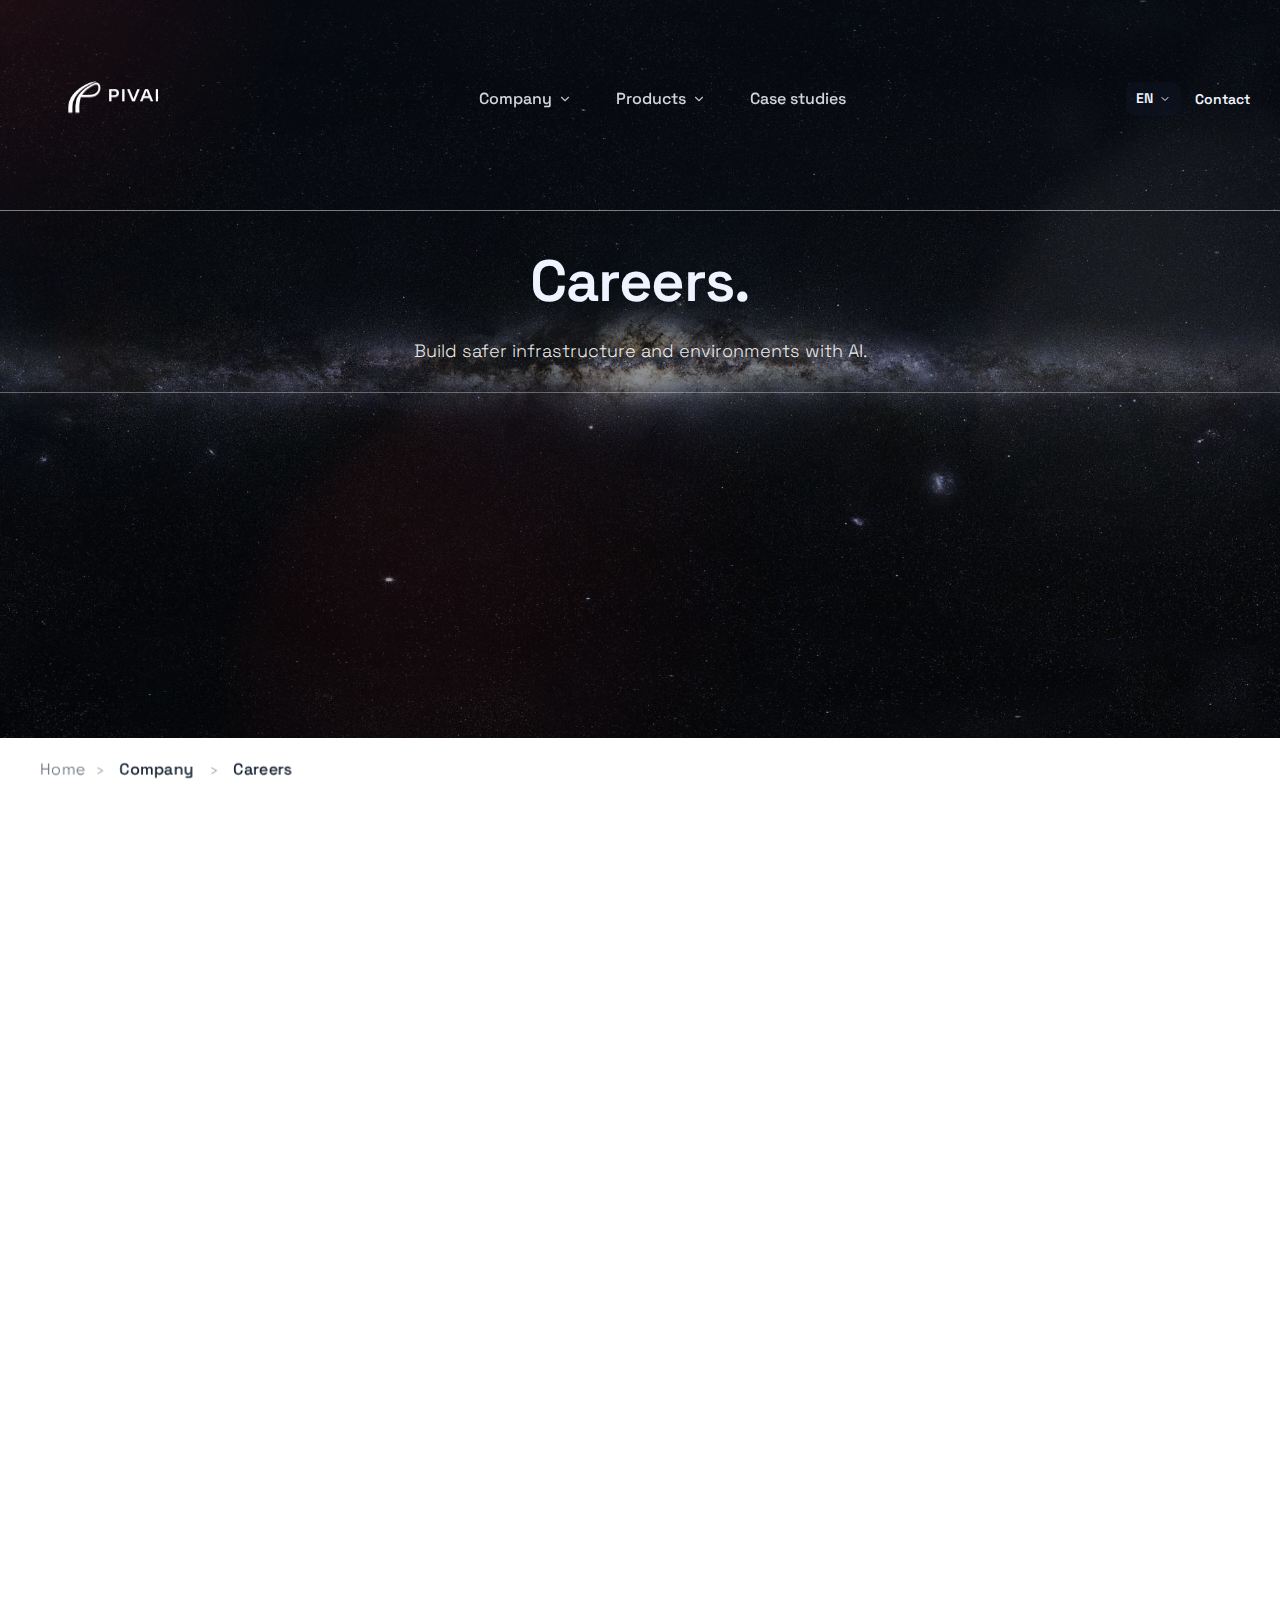
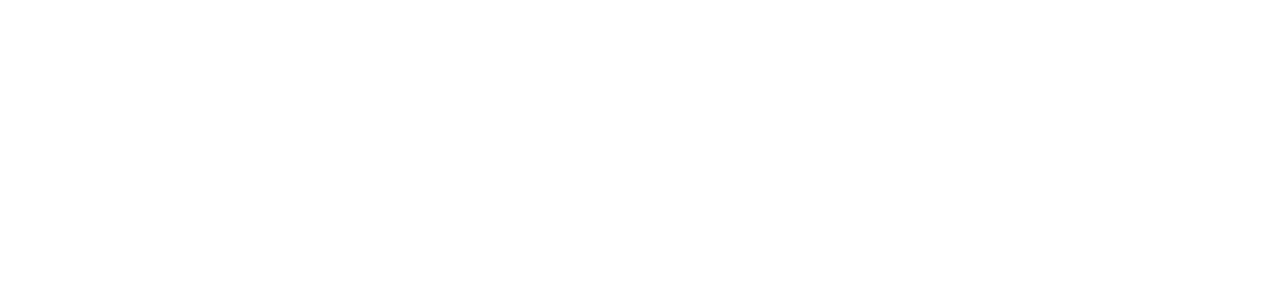
<file: careers.html>
<!doctype html>
<html lang="en">

<head>
    <meta charset="utf-8" />
    <meta name="viewport" content="width=device-width, initial-scale=1" />
    <title>Careers | Pivai</title>

    <link rel="preconnect" href="https://fonts.gstatic.com" crossorigin>
    <link href="https://fonts.googleapis.com/css2?family=Plus+Jakarta+Sans:wght@200;300;400;600&display=swap"
        rel="stylesheet">
    <link href="https://fonts.googleapis.com/css2?family=Manrope:wght@200;300;400;500&display=swap" rel="stylesheet">
    <link href="https://fonts.googleapis.com/css2?family=Space+Grotesk:wght@300;400;500;600&display=swap"
        rel="stylesheet">
    <link href="https://fonts.googleapis.com/css2?family=Urbanist:wght@200;300;400;500;600&display=swap"
        rel="stylesheet">

    <link rel="stylesheet" href="https://cdnjs.cloudflare.com/ajax/libs/font-awesome/6.4.2/css/all.min.css">
    <link rel="stylesheet" href="styles.css" />
    <link rel="stylesheet" href="about.css" />
    <link rel="stylesheet" href="contact.css" />
    <link rel="stylesheet" href="news.css" />
    <link rel="stylesheet" href="careers.css" />
</head>

<body>
    <!-- HEADER -->
    <header class="site-header" role="banner">
        <div class="header-grid" id="headerGrid">
            <!-- Logo -->
            <a class="brand" href="index.html" aria-label="PivaiTech home">
                <img src="images/pivailogo.png" alt="PivaiTech logo" />
            </a>

            <!-- NAV -->
            <nav class="primary-nav" role="navigation" aria-label="Main Navigation">
                <ul class="menu" role="menubar">
                    <!-- COMPANY -->
                    <li class="menu-item mega" role="none">
                        <button class="dropdown-toggle" role="menuitem" aria-haspopup="true" aria-expanded="false">
                            <span class="label">Company</span>
                            <svg class="chevron" width="14" height="14" viewBox="0 0 24 24" aria-hidden="true">
                                <path d="M6 9l6 6 6-6" fill="none" stroke="currentColor" stroke-width="2"
                                    stroke-linecap="round" stroke-linejoin="round" />
                            </svg>
                        </button>

                        <div class="mega-panel" role="menu" aria-label="Company">
                            <div class="mega3">
                                <div class="col intro">
                                    <h3>Company</h3>
                                    <p>Pioneering AI-powered infrastructure with a global vision.</p>
                                </div>

                                <div class="col links">
                                    <a class="mega-link is-active" href="about.html"
                                        data-preview-img="images/company.png" data-preview-title="About Us"
                                        data-preview-desc="Who we are, what we do, and how we build.">About
                                        Us</a>

                                    <a class="mega-link" href="team.html" data-preview-img="images/team.png"
                                        data-preview-title="Our people"
                                        data-preview-desc="Meet the leadership and the builders behind PivaiTech.">Our
                                        Team</a>

                                    <a class="mega-link" href="news.html" data-preview-img="images/conference.png"
                                        data-preview-title="News & Events"
                                        data-preview-desc="Discover the latest announcements and where to meet us.">News
                                        & Events</a>

                                    <a class="mega-link" href="careers.html" data-preview-img="images/careers.png"
                                        data-preview-title="Careers"
                                        data-preview-desc="Help us design the next decade of intelligent infrastructure.">Careers</a>
                                </div>

                                <div class="col preview">
                                    <figure>
                                        <img src="images/company.png" alt="Horizon Building">
                                        <figcaption>
                                            <h4>About Us</h4>
                                            <p>Who we are, what we do, and how we build.</p>
                                        </figcaption>
                                    </figure>
                                </div>
                            </div>
                        </div>
                    </li>

                    <!-- PRODUCTS -->
                    <li class="menu-item mega" role="none">
                        <button class="dropdown-toggle" role="menuitem" aria-haspopup="true" aria-expanded="false">
                            <span class="label">Products</span>
                            <svg class="chevron" width="14" height="14" viewBox="0 0 24 24" aria-hidden="true">
                                <path d="M6 9l6 6 6-6" fill="none" stroke="currentColor" stroke-width="2"
                                    stroke-linecap="round" stroke-linejoin="round" />
                            </svg>
                        </button>

                        <div class="mega-panel" role="menu" aria-label="Products">
                            <div class="mega3">
                                <div class="col intro">
                                    <h3>Products</h3>
                                    <p>Innovative AI solutions that redefine accuracy and control.</p>
                                </div>

                                <div class="col links">
                                    <a class="mega-link is-active" href="roadmap.html"
                                        data-preview-img="images/Roadmap.jpeg" data-preview-title="Roadmap"
                                        data-preview-desc="Advanced AI-powered navigation and route intelligence.">Roadmap</a>

                                    <a class="mega-link" href="signmap.html" data-preview-img="images/sign3.png"
                                        data-preview-title="Signmap"
                                        data-preview-desc="Real-time road sign detection and classification with precision vision.">Signmap</a>
                                </div>

                                <div class="col preview">
                                    <figure>
                                        <img src="images/Roadmap.jpeg" alt="">
                                        <figcaption>
                                            <h4>Roadmap</h4>
                                            <p>Advanced AI-powered navigation and route intelligence.</p>
                                        </figcaption>
                                    </figure>
                                </div>
                            </div>
                        </div>
                    </li>

                    <!-- CASE STUDIES -->
                    <li class="menu-item" role="none">
                        <a class="dropdown-toggle" href="case-studies.html" role="menuitem">
                            <span class="label">Case studies</span>
                        </a>
                    </li>
                </ul>
            </nav>

            <!-- Right controls -->
            <div class="right-controls">
                <div class="lang dropdown">
                    <button class="lang-toggle" aria-haspopup="true" aria-expanded="false" aria-label="Select language">
                        <span class="code">EN</span>
                        <svg class="chevron" width="12" height="12" viewBox="0 0 24 24" aria-hidden="true">
                            <path d="M6 9l6 6 6-6" fill="none" stroke="currentColor" stroke-width="2"
                                stroke-linecap="round" stroke-linejoin="round" />
                        </svg>
                    </button>
                    <ul class="lang-menu" role="menu">
                        <li role="none"><button role="menuitem" data-lang="FR">FR</button></li>
                        <li role="none"><button role="menuitem" data-lang="DE">DE</button></li>
                        <li role="none"><button role="menuitem" data-lang="ES">ES</button></li>
                        <li role="none"><button role="menuitem" data-lang="IT">IT</button></li>
                    </ul>
                </div>

                <a class="btn ghost" href="contact.html">Contact</a>
            </div>
        </div>

        <div class="rule rule-header"></div>

        <!-- Tagline block -->
        <div class="tagline c-tagline">
            <div class="tagline-inner c-tagline-inner">
                <h1 class="c-title">Careers.</h1>
                <p class="cr-subtitle">Build safer infrastructure and environments with AI.</p>
            </div>
        </div>

        <div class="rule rule-tagline"></div>
    </header>

    <!-- HERO background -->
    <section class="hero" aria-label="Careers hero background">
        <div class="overlay" aria-hidden="true"></div>
        <div class="cr-bg-orbs" aria-hidden="true"><span></span><span></span><span></span></div>
    </section>

    <!-- MAIN -->
    <main>
        <!-- Breadcrumb -->
        <nav class="breadcrumb" aria-label="Breadcrumb" data-reveal>
            <a href="index.html">Home</a>
            <span>›</span>
            <span class="current">Company</span>
            <span>›</span>
            <span class="current">Careers</span>
        </nav>

        <!-- Careers content -->
        <section class="careers-wrap" id="careers" data-reveal>
            <header class="careers-head" data-reveal>
                <p class="lede">
                    We’re growing a team that’s passionate about building safer infrastructure and environments with AI.
                    At PIVAI, we move fast, think big, and care deeply about real-world impact. From sensing and
                    computer
                    vision to robotics and AI innovation, we’re tackling hard problems that matter. If you’re excited by
                    bold
                    ideas, hands-on challenges, and shaping the future of intelligent safety - stay tuned for upcoming
                    opportunities.
                </p>

                <div class="careers-ctas" data-reveal>
                    <a class="cr-btn" href="contact.html">Get in touch</a>
                    <a class="cr-btn ghost" href="https://www.linkedin.com/in/christopher-tom-papageorgiou-4598901a4"
                        target="_blank" rel="noopener">Follow on LinkedIn</a>
                </div>
            </header>

            <!-- Open Roles -->
            <section class="careers-roles" data-reveal>
                <header class="careers-roles__head">
                    <div class="careers-roles__title">
                        <h2>Open Roles</h2>
                        <span class="divider-short" aria-hidden="true"></span>
                        <p>Explore Opportunities Below</p>
                    </div>
                </header>

                <div class="careers-placeholder is-visible" data-reveal>
                    <div class="cr-tba">
                        <p class="tba">TBA — Positions coming soon.</p>
                    </div>
                </div>
            </section>
        </section>
    </main>

    <!-- Footer (keep your existing footer as-is) -->
    <footer class="footer" data-reveal>
        <div class="footer-top">
            <div>
                <h4>Subscribe</h4>
                <p>Subscribe to our newsletter for updates.</p>
                <a href="subscribe.html" class="btn">Subscribe</a>
            </div>

            <div>
                <h4>Company</h4>
                <ul>
                    <li><a href="about.html">About Us</a></li>
                    <li><a href="team.html">Our Team</a></li>
                    <li><a href="news.html">News & Events</a></li>
                    <li><a href="careers.html">Careers</a></li>
                </ul>
            </div>

            <div>
                <h4>Products</h4>
                <ul>
                    <li><a href="roadmap.html">RoadMap</a></li>
                    <li><a href="signmap.html">SignMap</a></li>
                </ul>
            </div>

            <div>
                <h4>Case Studies</h4>
                <ul>
                    <li><a href="case-studies.html">Explore Projects</a></li>
                    <li><a href="case-studies.html">Road Inspection Data</a></li>
                </ul>
            </div>
        </div>

        <div class="footer-bottom">
            <div class="footer-col logo-col">
                <a href="index.html" aria-label="PivaiTech home">
                    <img src="images/pivailogo.png" alt="PivaiTech Logo">
                </a>
            </div>

            <div class="footer-col text-col">
                <p>&copy; 2025 Pivai. All rights reserved.</p>
            </div>

            <div class="footer-col social-col" aria-label="Social links">
                <a href="#"><i class="fab fa-linkedin"></i></a>
                <a href="#"><i class="fab fa-youtube"></i></a>
                <a href="#"><i class="fab fa-x-twitter"></i></a>
                <a href="#"><i class="fab fa-facebook"></i></a>
                <a href="#"><i class="fab fa-instagram"></i></a>
            </div>
        </div>
    </footer>

    <script src="script.js"></script>
</body>

</html>
</file>
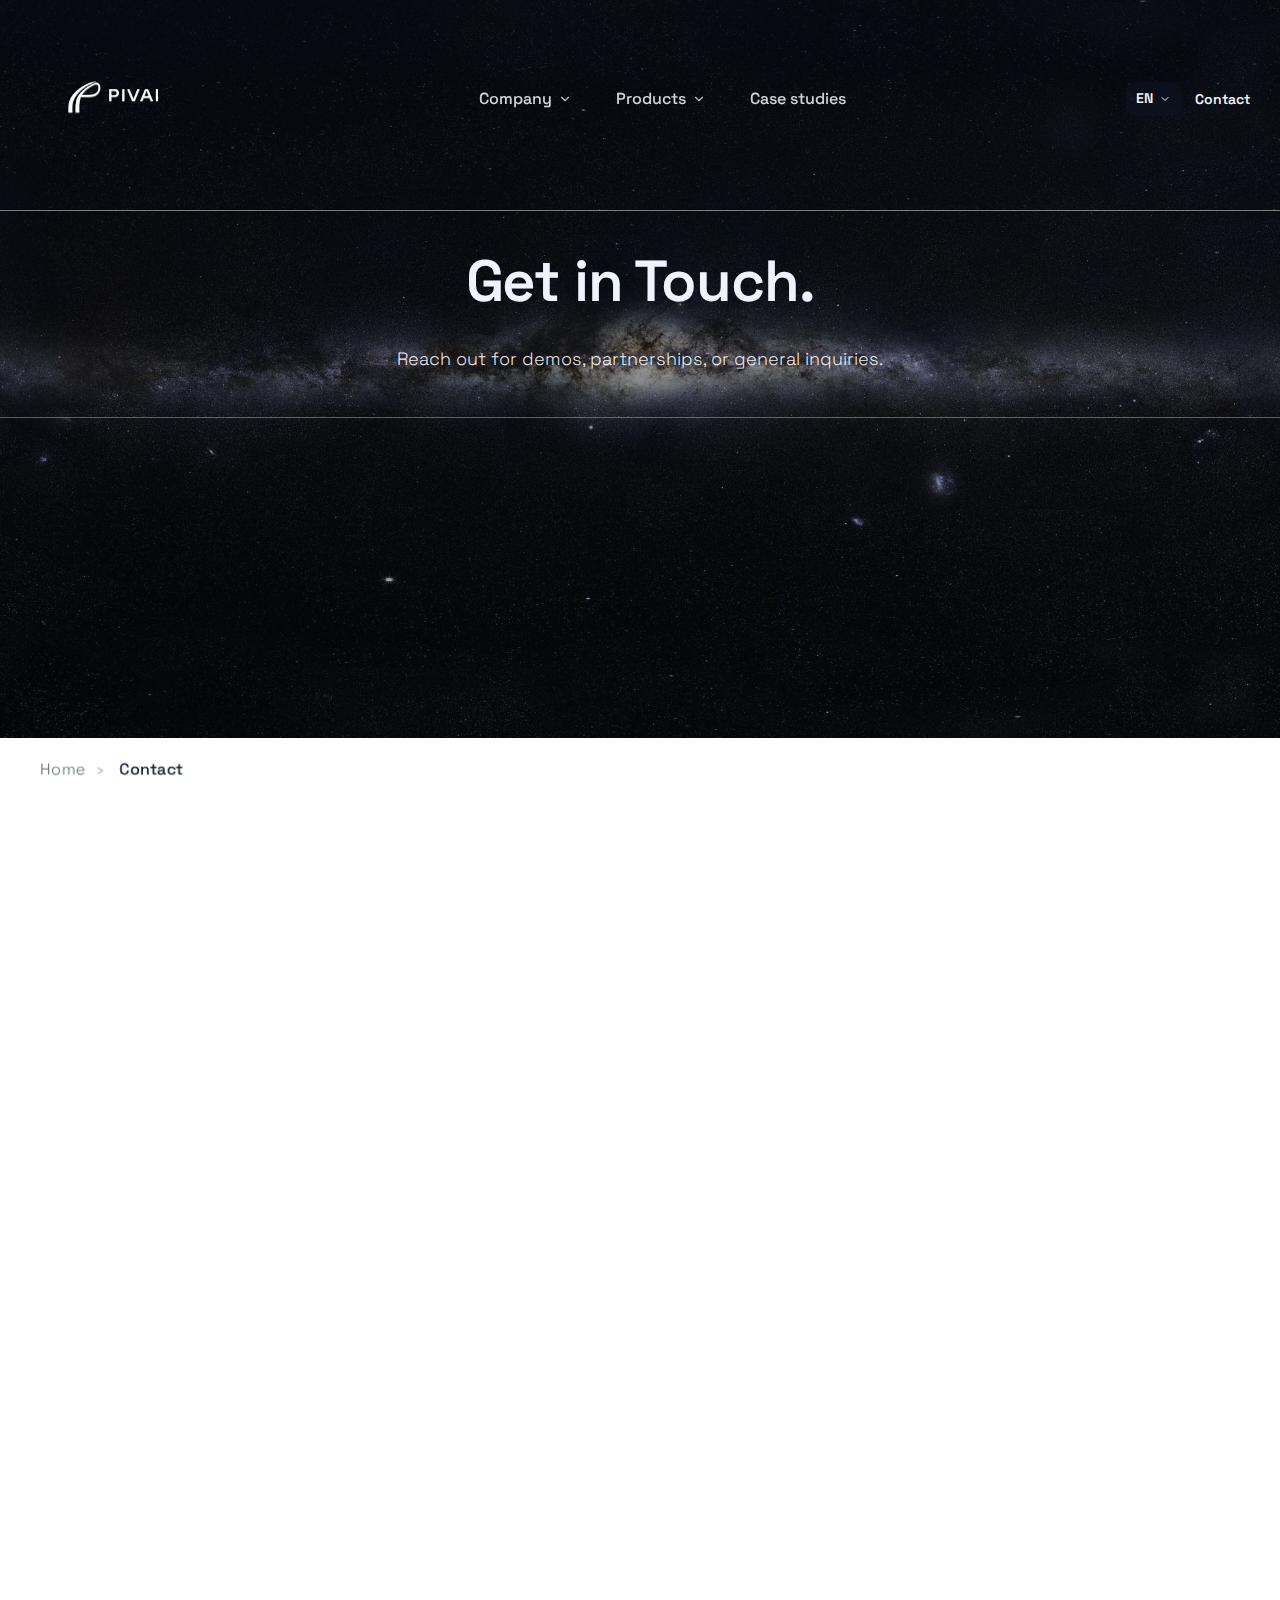
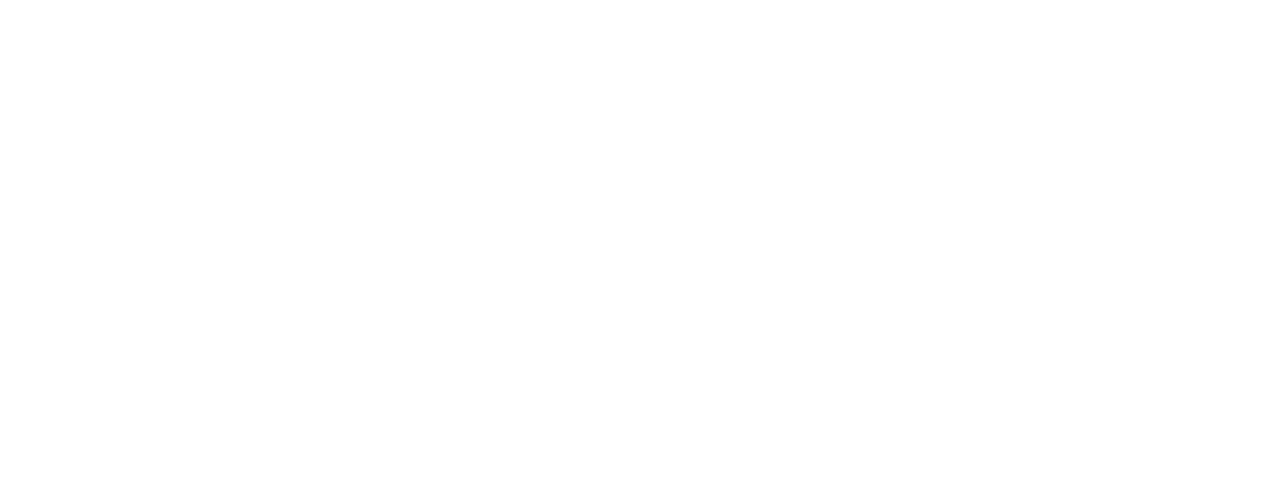
<file: contact.html>
<!doctype html>
<html lang="en">

<head>
  <meta charset="utf-8" />
  <meta name="viewport" content="width=device-width, initial-scale=1" />
  <title>Contact Us | Pivai</title>

  <link rel="preconnect" href="https://fonts.gstatic.com" crossorigin>
  <link href="https://fonts.googleapis.com/css2?family=Plus+Jakarta+Sans:wght@200;300;400;600&display=swap"
    rel="stylesheet">
  <link href="https://fonts.googleapis.com/css2?family=Manrope:wght@200;300;400;500&display=swap" rel="stylesheet">
  <link href="https://fonts.googleapis.com/css2?family=Space+Grotesk:wght@300;400;500;600&display=swap"
    rel="stylesheet">
  <link href="https://fonts.googleapis.com/css2?family=Urbanist:wght@200;300;400;500;600&display=swap" rel="stylesheet">

  <link rel="stylesheet" href="https://cdnjs.cloudflare.com/ajax/libs/font-awesome/6.4.2/css/all.min.css">

  <link rel="stylesheet" href="styles.css" />
  <link rel="stylesheet" href="contact.css" />
  <link rel="stylesheet" href="news.css" />
</head>

<body>
  <!-- HEADER (keep your existing nav/header system) -->
  <header class="site-header" role="banner">
    <div class="header-grid" id="headerGrid">
      <a class="brand" href="index.html" aria-label="PivaiTech home">
        <img src="images/pivailogo.png" alt="PivaiTech logo" />
      </a>

      <nav class="primary-nav" role="navigation" aria-label="Main Navigation">
        <ul class="menu" role="menubar">
          <!-- COMPANY -->
          <li class="menu-item mega" role="none">
            <button class="dropdown-toggle" role="menuitem" aria-haspopup="true" aria-expanded="false">
              <span class="label">Company</span>
              <svg class="chevron" width="14" height="14" viewBox="0 0 24 24" aria-hidden="true">
                <path d="M6 9l6 6 6-6" fill="none" stroke="currentColor" stroke-width="2" stroke-linecap="round"
                  stroke-linejoin="round" />
              </svg>
            </button>

            <div class="mega-panel" role="menu" aria-label="Company">
              <div class="mega3">
                <div class="col intro">
                  <h3>Company</h3>
                  <p>Pioneering AI-powered infrastructure with a global vision.</p>
                </div>

                <div class="col links">
                  <a class="mega-link is-active" href="about.html" data-preview-img="images/company.png"
                    data-preview-title="About Us" data-preview-desc="Who we are, what we do, and how we build.">About
                    Us</a>

                  <a class="mega-link" href="team.html" data-preview-img="images/team.png"
                    data-preview-title="Our people"
                    data-preview-desc="Meet the leadership and the builders behind PivaiTech.">Our Team</a>

                  <a class="mega-link" href="news.html" data-preview-img="images/conference.png"
                    data-preview-title="News & Events"
                    data-preview-desc="Discover the latest announcements and where to meet us.">News & Events</a>

                  <a class="mega-link" href="careers.html" data-preview-img="images/careers.png"
                    data-preview-title="Careers"
                    data-preview-desc="Help us design the next decade of intelligent infrastructure.">Careers</a>
                </div>

                <div class="col preview">
                  <figure>
                    <img src="images/company.png" alt="Horizon Building">
                    <figcaption>
                      <h4>About Us</h4>
                      <p>Who we are, what we do, and how we build.</p>
                    </figcaption>
                  </figure>
                </div>
              </div>
            </div>
          </li>

          <!-- PRODUCTS -->
          <li class="menu-item mega" role="none">
            <button class="dropdown-toggle" role="menuitem" aria-haspopup="true" aria-expanded="false">
              <span class="label">Products</span>
              <svg class="chevron" width="14" height="14" viewBox="0 0 24 24" aria-hidden="true">
                <path d="M6 9l6 6 6-6" fill="none" stroke="currentColor" stroke-width="2" stroke-linecap="round"
                  stroke-linejoin="round" />
              </svg>
            </button>

            <div class="mega-panel" role="menu" aria-label="Products">
              <div class="mega3">
                <div class="col intro">
                  <h3>Products</h3>
                  <p>Innovative AI solutions that redefine accuracy and control.</p>
                </div>

                <div class="col links">
                  <a class="mega-link is-active" href="roadmap.html" data-preview-img="images/Roadmap.jpeg"
                    data-preview-title="Roadmap"
                    data-preview-desc="Advanced AI-powered navigation and route intelligence.">Roadmap</a>

                  <a class="mega-link" href="signmap.html" data-preview-img="images/sign3.png"
                    data-preview-title="Signmap"
                    data-preview-desc="Real-time road sign detection and classification with precision vision.">Signmap</a>
                </div>

                <div class="col preview">
                  <figure>
                    <img src="images/Roadmap.jpeg" alt="">
                    <figcaption>
                      <h4>Roadmap</h4>
                      <p>Advanced AI-powered navigation and route intelligence.</p>
                    </figcaption>
                  </figure>
                </div>
              </div>
            </div>
          </li>
          <!-- CASE STUDIES -->
          <li class="menu-item" role="none">
            <a class="dropdown-toggle" href="case-studies.html" role="menuitem">
              <span class="label">Case studies</span>
            </a>
          </li>
        </ul>
      </nav>

      <div class="right-controls">
        <div class="lang dropdown">
          <button class="lang-toggle" aria-haspopup="true" aria-expanded="false" aria-label="Select language">
            <span class="code">EN</span>
            <svg class="chevron" width="12" height="12" viewBox="0 0 24 24" aria-hidden="true">
              <path d="M6 9l6 6 6-6" fill="none" stroke="currentColor" stroke-width="2" stroke-linecap="round"
                stroke-linejoin="round" />
            </svg>
          </button>
          <ul class="lang-menu" role="menu">
            <li role="none"><button role="menuitem" data-lang="FR">FR</button></li>
            <li role="none"><button role="menuitem" data-lang="DE">DE</button></li>
            <li role="none"><button role="menuitem" data-lang="ES">ES</button></li>
            <li role="none"><button role="menuitem" data-lang="IT">IT</button></li>
          </ul>
        </div>

        <a class="btn ghost" href="contact.html" aria-current="page">Contact</a>
      </div>
    </div>

    <div class="rule rule-header"></div>

    <div class="tagline c-tagline">
      <div class="tagline-inner c-tagline-inner">
        <h1 class="c-title">Get in Touch.</h1>
        <p class="c-subtitle">Reach out for demos, partnerships, or general inquiries.</p>
      </div>
    </div>

    <div class="rule rule-tagline"></div>
  </header>

  <section class="hero" aria-label="Contact hero background">
    <div class="overlay" aria-hidden="true"></div>
  </section>

  <nav class="breadcrumb" aria-label="Breadcrumb" data-reveal>
    <a href="index.html">Home</a>
    <span>›</span>
    <span class="current">Contact</span>
  </nav>

  <main id="main-content">
    <!-- FULL-BLEED CONTACT SECTION (no card) -->
    <section class="ct-section" data-reveal>
      <div class="ct-container">

        <header class="ct-head" data-reveal>
          <p class="ct-kicker">Pivai</p>
          <h2 class="ct-title">Let’s talk.</h2>
          <p class="ct-lede">Questions, demos, partnerships - we typically respond within <strong>1–2 business
              days</strong>.</p>
        </header>

        <div class="ct-grid" data-reveal>
          <!-- LEFT: Info -->
          <section class="ct-info" aria-labelledby="ct-info-title">
            <h3 id="ct-info-title">General inquiries</h3>

            <ul class="ct-list" role="list">
              <li>
                <i class="fa-solid fa-envelope" aria-hidden="true"></i>
                <div>
                  <div class="ct-label">Email</div>
                  <a class="ct-link" href="mailto:info@pivai.com">info@pivai.com</a>
                </div>
              </li>

              <li>
                <i class="fa-solid fa-location-dot" aria-hidden="true"></i>
                <div>
                  <div class="ct-label">Headquarters</div>
                  <address class="ct-address">
                    328 Anchor Bend Dr.<br />
                    Chapin, SC 29016, USA
                  </address>
                </div>
              </li>

              <li>
                <i class="fa-regular fa-clock" aria-hidden="true"></i>
                <div>
                  <div class="ct-label">Hours</div>
                  <div class="ct-text">Monday–Friday, 8:00–5:30 ET</div>
                </div>
              </li>
            </ul>
          </section>

          <!-- RIGHT: Form -->
          <section class="ct-form" aria-labelledby="ct-form-title">
            <h3 id="ct-form-title">Send us a message</h3>
            <p class="ct-form-sub">Share your question and we’ll respond within 1–2 business days.</p>

            <form class="ct-form-el" method="post">
              <div class="ct-row">
                <div class="ct-field">
                  <label for="name">Full name</label>
                  <input type="text" id="name" name="name" autocomplete="name" required>
                </div>

                <div class="ct-field">
                  <label for="email">Work email</label>
                  <input type="email" id="email" name="email" autocomplete="email" required>
                </div>
              </div>

              <div class="ct-field">
                <label for="message">Message</label>
                <textarea id="message" name="message" rows="5" required></textarea>
              </div>

              <div class="ct-footer">
                <label class="ct-consent">
                  <input type="checkbox" required />
                  I consent to Pivai storing my details for this inquiry.
                </label>

                <div class="ct-actions">
                  <button type="submit" class="ct-submit">
                    <i class="fa-solid fa-paper-plane" aria-hidden="true"></i>
                    Send message
                  </button>
                  <span class="ct-alt">or email us at <strong>info@pivai.com</strong></span>
                </div>
              </div>
            </form>
          </section>
        </div>

      </div>
    </section>
  </main>

  <!-- Footer (keep your existing footer as-is) -->
  <footer class="footer" data-reveal>
    <div class="footer-top">
      <div>
        <h4>Subscribe</h4>
        <p>Subscribe to our newsletter for updates.</p>
        <a href="subscribe.html" class="btn">Subscribe</a>
      </div>

      <div>
        <h4>Company</h4>
        <ul>
          <li><a href="about.html">About Us</a></li>
          <li><a href="team.html">Our Team</a></li>
          <li><a href="news.html">News & Events</a></li>
          <li><a href="careers.html">Careers</a></li>
        </ul>
      </div>

      <div>
        <h4>Products</h4>
        <ul>
          <li><a href="roadmap.html">RoadMap</a></li>
          <li><a href="signmap.html">SignMap</a></li>
        </ul>
      </div>

      <div>
        <h4>Case Studies</h4>
        <ul>
          <li><a href="case-studies.html">Explore Projects</a></li>
          <li><a href="case-studies.html">Road Inspection Data</a></li>
        </ul>
      </div>
    </div>

    <div class="footer-bottom">
      <div class="footer-col logo-col">
        <a href="index.html" aria-label="PivaiTech home">
          <img src="images/pivailogo.png" alt="PivaiTech Logo">
        </a>
      </div>

      <div class="footer-col text-col">
        <p>&copy; 2025 Pivai. All rights reserved.</p>
      </div>

      <div class="footer-col social-col" aria-label="Social links">
        <a href="#"><i class="fab fa-linkedin"></i></a>
        <a href="#"><i class="fab fa-youtube"></i></a>
        <a href="#"><i class="fab fa-x-twitter"></i></a>
        <a href="#"><i class="fab fa-facebook"></i></a>
        <a href="#"><i class="fab fa-instagram"></i></a>
      </div>
    </div>
  </footer>
  <script>
    const y = document.getElementById('year');
    if (y) y.textContent = new Date().getFullYear();
  </script>

  <script src="script.js"></script>
</body>

</html>
</file>
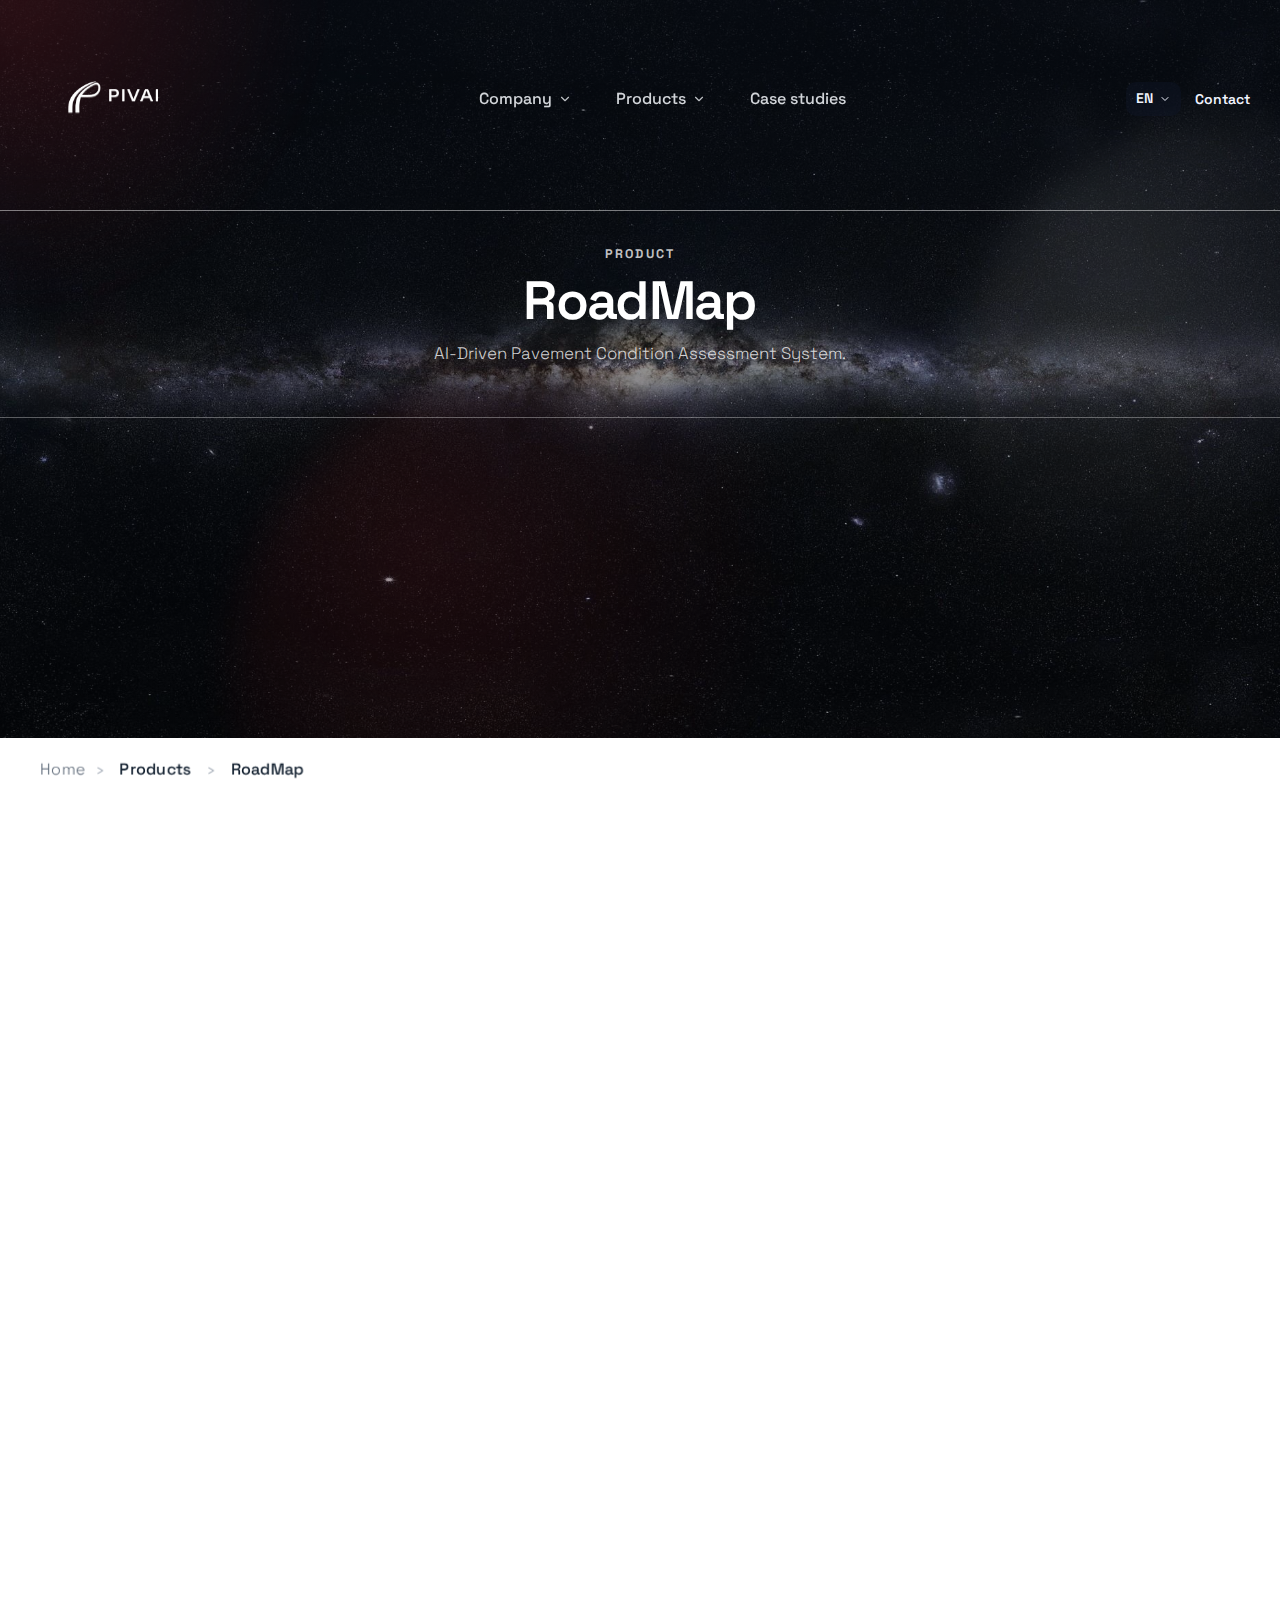
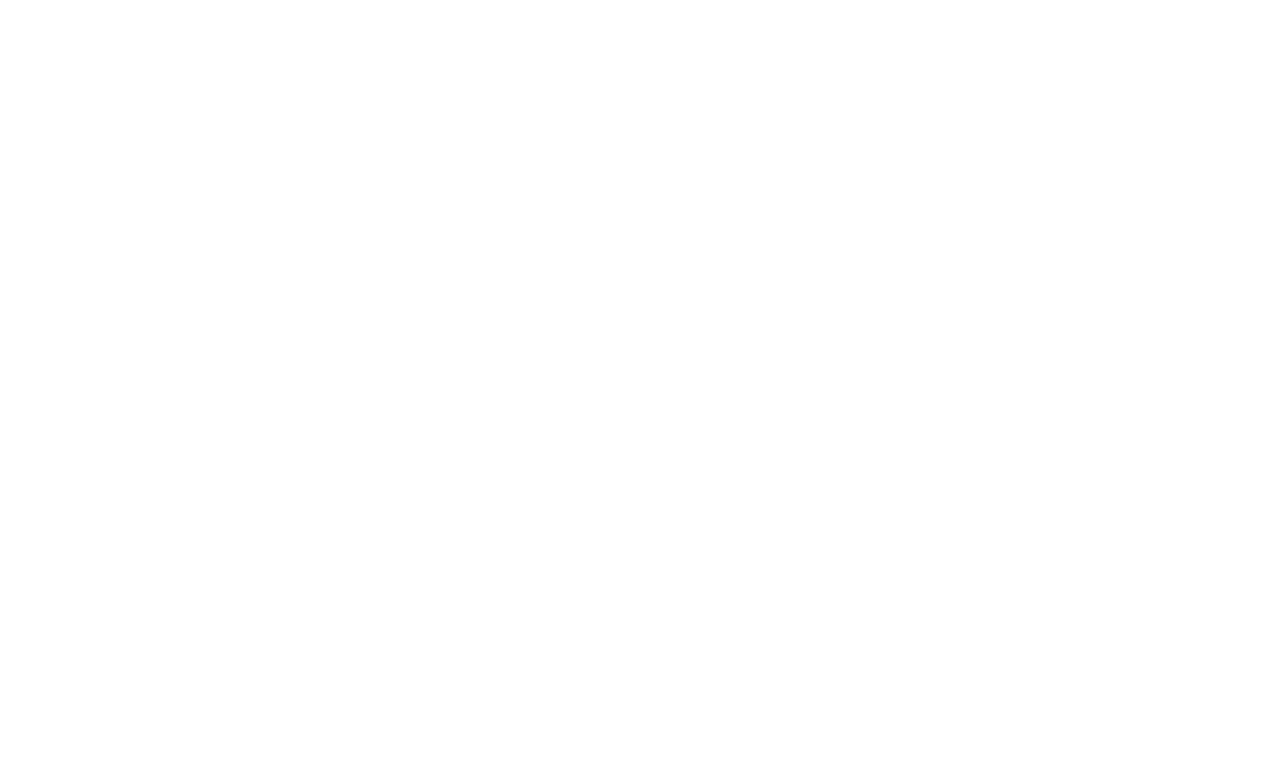
<file: roadmap.html>
<!doctype html>
<html lang="en">

<head>
  <meta charset="utf-8" />
  <meta name="viewport" content="width=device-width, initial-scale=1" />
  <title>RoadMap | Pivai</title>

  <!-- Fonts -->
  <link rel="preconnect" href="https://fonts.gstatic.com" crossorigin>
  <link href="https://fonts.googleapis.com/css2?family=Plus+Jakarta+Sans:wght@200;300;400;600&display=swap"
    rel="stylesheet">
  <link href="https://fonts.googleapis.com/css2?family=Manrope:wght@200;300;400;500&display=swap" rel="stylesheet">
  <link href="https://fonts.googleapis.com/css2?family=Space+Grotesk:wght@300;400;500;600&display=swap"
    rel="stylesheet">
  <link href="https://fonts.googleapis.com/css2?family=Urbanist:wght@200;300;400;500;600&display=swap" rel="stylesheet">

  <link rel="stylesheet" href="https://cdnjs.cloudflare.com/ajax/libs/font-awesome/6.4.2/css/all.min.css">

  <!-- Global + page -->
  <link rel="stylesheet" href="styles.css" />
  <link rel="stylesheet" href="roadmap.css" />
  <link rel="stylesheet" href="news.css" />
</head>

<body>

  <!-- HEADER (unchanged from your site) -->
  <header class="site-header" role="banner">
    <div class="header-grid" id="headerGrid">

      <a class="brand" href="index.html" aria-label="PivaiTech home">
        <img src="images/pivailogo.png" alt="PivaiTech logo" />
      </a>

      <nav class="primary-nav" role="navigation" aria-label="Main Navigation">
        <ul class="menu" role="menubar">

          <!-- COMPANY -->
          <li class="menu-item mega" role="none">
            <button class="dropdown-toggle" role="menuitem" aria-haspopup="true" aria-expanded="false">
              <span class="label">Company</span>
              <svg class="chevron" width="14" height="14" viewBox="0 0 24 24" aria-hidden="true">
                <path d="M6 9l6 6 6-6" fill="none" stroke="currentColor" stroke-width="2" stroke-linecap="round"
                  stroke-linejoin="round" />
              </svg>
            </button>

            <div class="mega-panel" role="menu" aria-label="Company">
              <div class="mega3">
                <div class="col intro">
                  <h3>Company</h3>
                  <p>Pioneering AI-powered infrastructure with a global vision.</p>
                </div>

                <div class="col links">
                  <a class="mega-link is-active" href="about.html" data-preview-img="images/company.png"
                    data-preview-title="About Us" data-preview-desc="Who we are, what we do, and how we build.">About
                    Us</a>

                  <a class="mega-link" href="team.html" data-preview-img="images/team.png"
                    data-preview-title="Our people"
                    data-preview-desc="Meet the leadership and the builders behind PivaiTech.">Our Team</a>

                  <a class="mega-link" href="news.html" data-preview-img="images/conference.png"
                    data-preview-title="News & Events"
                    data-preview-desc="Discover the latest announcements and where to meet us.">News & Events</a>

                  <a class="mega-link" href="careers.html" data-preview-img="images/careers.png"
                    data-preview-title="Careers"
                    data-preview-desc="Help us design the next decade of intelligent infrastructure.">Careers</a>
                </div>

                <div class="col preview">
                  <figure>
                    <img src="images/company.png" alt="Horizon Building">
                    <figcaption>
                      <h4>About Us</h4>
                      <p>Who we are, what we do, and how we build.</p>
                    </figcaption>
                  </figure>
                </div>
              </div>
            </div>
          </li>

          <!-- PRODUCTS -->
          <li class="menu-item mega" role="none">
            <button class="dropdown-toggle" role="menuitem" aria-haspopup="true" aria-expanded="false">
              <span class="label">Products</span>
              <svg class="chevron" width="14" height="14" viewBox="0 0 24 24" aria-hidden="true">
                <path d="M6 9l6 6 6-6" fill="none" stroke="currentColor" stroke-width="2" stroke-linecap="round"
                  stroke-linejoin="round" />
              </svg>
            </button>

            <div class="mega-panel" role="menu" aria-label="Products">
              <div class="mega3">
                <div class="col intro">
                  <h3>Products</h3>
                  <p>Innovative AI solutions that redefine accuracy and control.</p>
                </div>

                <div class="col links">
                  <a class="mega-link is-active" href="roadmap.html" data-preview-img="images/Roadmap.jpeg"
                    data-preview-title="RoadMap"
                    data-preview-desc="AI-driven pavement condition assessment system.">RoadMap</a>

                  <a class="mega-link" href="signmap.html" data-preview-img="images/sign3.png"
                    data-preview-title="SignMap"
                    data-preview-desc="AI-enhanced traffic sign recognition & condition analysis.">SignMap</a>
                </div>

                <div class="col preview">
                  <figure>
                    <img src="images/Roadmap.jpeg" alt="">
                    <figcaption>
                      <h4>RoadMap</h4>
                      <p>AI-driven pavement condition assessment system.</p>
                    </figcaption>
                  </figure>
                </div>
              </div>
            </div>
          </li>

          <!-- CASE STUDIES -->
          <li class="menu-item" role="none">
            <a class="dropdown-toggle" href="case-studies.html" role="menuitem">
              <span class="label">Case studies</span>
            </a>
          </li>
        </ul>
      </nav>

      <div class="right-controls">
        <div class="lang dropdown">
          <button class="lang-toggle" aria-haspopup="true" aria-expanded="false" aria-label="Select language">
            <span class="code">EN</span>
            <svg class="chevron" width="12" height="12" viewBox="0 0 24 24" aria-hidden="true">
              <path d="M6 9l6 6 6-6" fill="none" stroke="currentColor" stroke-width="2" stroke-linecap="round"
                stroke-linejoin="round" />
            </svg>
          </button>
          <ul class="lang-menu" role="menu">
            <li role="none"><button role="menuitem" data-lang="FR">FR</button></li>
            <li role="none"><button role="menuitem" data-lang="DE">DE</button></li>
            <li role="none"><button role="menuitem" data-lang="ES">ES</button></li>
            <li role="none"><button role="menuitem" data-lang="IT">IT</button></li>
          </ul>
        </div>

        <a class="btn ghost" href="contact.html">Contact</a>
      </div>
    </div>

    <div class="rule rule-header"></div>

    <!-- Premium product header (no extra buttons) -->
    <section class="rm-top" aria-label="RoadMap header">
      <div class="rm-container">
        <p class="rm-eyebrow">Product</p>
        <h1 class="rm-title">RoadMap</h1>
        <p class="rm-subtitle">AI-Driven Pavement Condition Assessment System.</p>
      </div>
    </section>

    <div class="rule rule-tagline"></div>
  </header>

  <!-- Subtle background layer -->
  <section class="hero rm-hero-bg" aria-label="RoadMap background">
    <div class="overlay" aria-hidden="true"></div>
    <div class="rm-bg-orbs" aria-hidden="true">
      <span></span><span></span><span></span>
    </div>
  </section>

  <!-- Breadcrumb -->
  <nav class="breadcrumb" aria-label="Breadcrumb" data-reveal>
    <a href="index.html">Home</a>
    <span>›</span>
    <span class="current">Products</span>
    <span>›</span>
    <span class="current">RoadMap</span>
  </nav>

  <main class="rm-main" id="main-content">

    <!-- Premium split layout (text + carousel) -->
    <section class="rm-hero" data-reveal>
      <div class="rm-container rm-hero__grid">

        <div class="rm-hero__copy" data-reveal>
          <p class="rm-kicker">Overview</p>

          <p class="rm-lede">
            RoadMap is a next-generation modular inspection and survey platform designed to modernize roadway asset
            management.
            Mounted on general-purpose vehicles, it captures and analyzes pavement imagery and depth data in real-time
            to deliver accurate, actionable insights.
            Leveraging AI-powered defect detection and computer vision, RoadMap identifies cracks, potholes, and surface
            wear - generating instant reports that enable faster, proactive maintenance and optimal infrastructure
            planning.
          </p>

          <div class="rm-divider" aria-hidden="true"></div>

          <h2 class="rm-h2">Key Features</h2>
          <ul class="rm-bullets" aria-label="Key Features">
            <li>Real-time pavement defect detection with precise geolocation</li>
            <li>Automated severity estimation and actionable analytics</li>
            <li>Integrated, compact, and easy-to-mount design for scalable deployment</li>
          </ul>
        </div>

        <figure class="rm-hero__media" aria-label="RoadMap product photos">
          <div class="p-carousel" data-carousel>
            <button class="pc-btn pc-prev" type="button" aria-label="Previous image">‹</button>

            <div class="pc-viewport">
              <div class="pc-track">
                <!-- Replace with your 3 real photos -->
                <img src="images/Roadmap.jpeg" alt="RoadMap product photo 1" />
                <img src="images/Roadmap.jpeg" alt="RoadMap product photo 2" />
                <img src="images/Roadmap.jpeg" alt="RoadMap product photo 3" />
              </div>
            </div>

            <button class="pc-btn pc-next" type="button" aria-label="Next image">›</button>

            <div class="pc-dots" aria-label="Choose image">
              <button type="button" class="pc-dot is-active" aria-label="Image 1"></button>
              <button type="button" class="pc-dot" aria-label="Image 2"></button>
              <button type="button" class="pc-dot" aria-label="Image 3"></button>
            </div>
          </div>

          <figcaption class="rm-media-caption">
            RoadMap product photos
          </figcaption>
        </figure>

      </div>
    </section>


    <!-- Solutions (moved from Solutions page; keeps content you already have) -->
    <section class="rm-solutions" id="roadmap-solutions" data-reveal aria-label="RoadMap solutions">

      <div class="rm-container rm-solutions__inner">
        <p class="rm-kicker">Solutions</p>

        <h2 class="rm-h2">Solutions for RoadMap</h2>

        <p class="rm-lede">
          Empowering DOTs and municipalities with real-time pavement health intelligence—enhancing safety, optimizing
          maintenance, and reducing repair costs through advanced predictive analytics.
        </p>

        <div class="rm-divider" aria-hidden="true"></div>

        <ul class="rm-bullets" aria-label="RoadMap solutions highlights">
          <li>Automated reporting and prioritization (maintenance-ready outputs)</li>
          <li>Geo-tagged insights for inventory + planning</li>
          <li>Workflow-friendly exports for GIS and asset systems</li>
        </ul>

        <div class="rm-solutions__actions" aria-label="RoadMap solutions action">
          <a class="rm-btn" href="contact.html">Request a demo</a>
        </div>
      </div>
    </section>


    <!-- Single, meaningful CTA (optional, not duplicating header) -->
    <section class="rm-bottom-cta" data-reveal aria-label="Contact call to action">
      <div class="rm-container rm-bottom-cta__inner">
        <p>Want to learn more about RoadMap?</p>
        <a class="rm-link" href="contact.html">Reach out →</a>
      </div>
    </section>

  </main>

  <!-- Footer (unchanged) -->
  <footer class="footer" data-reveal>
    <div class="footer-top">
      <div>
        <h4>Subscribe</h4>
        <p>Subscribe to our newsletter for updates.</p>
        <a href="subscribe.html" class="btn">Subscribe</a>
      </div>

      <div>
        <h4>Company</h4>
        <ul>
          <li><a href="about.html">About Us</a></li>
          <li><a href="team.html">Our Team</a></li>
          <li><a href="news.html">News & Events</a></li>
          <li><a href="careers.html">Careers</a></li>
        </ul>
      </div>

      <div>
        <h4>Products</h4>
        <ul>
          <li><a href="roadmap.html">RoadMap</a></li>
          <li><a href="signmap.html">SignMap</a></li>
        </ul>
      </div>

      <div>
        <h4>Case Studies</h4>
        <ul>
          <li><a href="case-studies.html">Explore Projects</a></li>
          <li><a href="case-studies.html">Road Inspection Data</a></li>
        </ul>
      </div>
    </div>

    <div class="footer-bottom">
      <div class="footer-col logo-col">
        <a href="index.html" aria-label="PivaiTech home">
          <img src="images/pivailogo.png" alt="PivaiTech Logo">
        </a>
      </div>

      <div class="footer-col text-col">
        <p>&copy; 2025 Pivai. All rights reserved.</p>
      </div>

      <div class="footer-col social-col" aria-label="Social links">
        <a href="#"><i class="fab fa-linkedin"></i></a>
        <a href="#"><i class="fab fa-youtube"></i></a>
        <a href="#"><i class="fab fa-x-twitter"></i></a>
        <a href="#"><i class="fab fa-facebook"></i></a>
        <a href="#"><i class="fab fa-instagram"></i></a>
      </div>
    </div>
  </footer>

  <script src="script.js"></script>

  <!-- Carousel JS (page-local; doesn’t touch your global script.js) -->
  <script>
    (function () {
      const carousels = document.querySelectorAll('[data-carousel]');
      if (!carousels.length) return;

      carousels.forEach((carousel) => {
        const track = carousel.querySelector('.pc-track');
        const prevBtn = carousel.querySelector('.pc-prev');
        const nextBtn = carousel.querySelector('.pc-next');
        const dots = Array.from(carousel.querySelectorAll('.pc-dot'));
        const slides = Array.from(track.querySelectorAll('img'));
        let index = 0;

        function update() {
          track.style.transform = `translateX(-${index * 100}%)`;
          dots.forEach((d, i) => d.classList.toggle('is-active', i === index));
        }

        prevBtn.addEventListener('click', () => {
          index = (index - 1 + slides.length) % slides.length;
          update();
        });

        nextBtn.addEventListener('click', () => {
          index = (index + 1) % slides.length;
          update();
        });

        dots.forEach((dot, i) => {
          dot.addEventListener('click', () => {
            index = i;
            update();
          });
        });

        update();
      });
    })();

    // If user arrives with a hash (e.g., roadmap.html#roadmap-solutions), smooth-scroll to the section
    (function () {
      const hash = window.location.hash;
      if (!hash) return;

      // allow layout/fonts to settle (prevents slightly off positioning)
      window.requestAnimationFrame(() => {
        const target = document.querySelector(hash);
        if (!target) return;

        setTimeout(() => {
          target.scrollIntoView({ behavior: "smooth", block: "start" });
        }, 60);
      });
    })();
  </script>

</body>

</html>
</file>
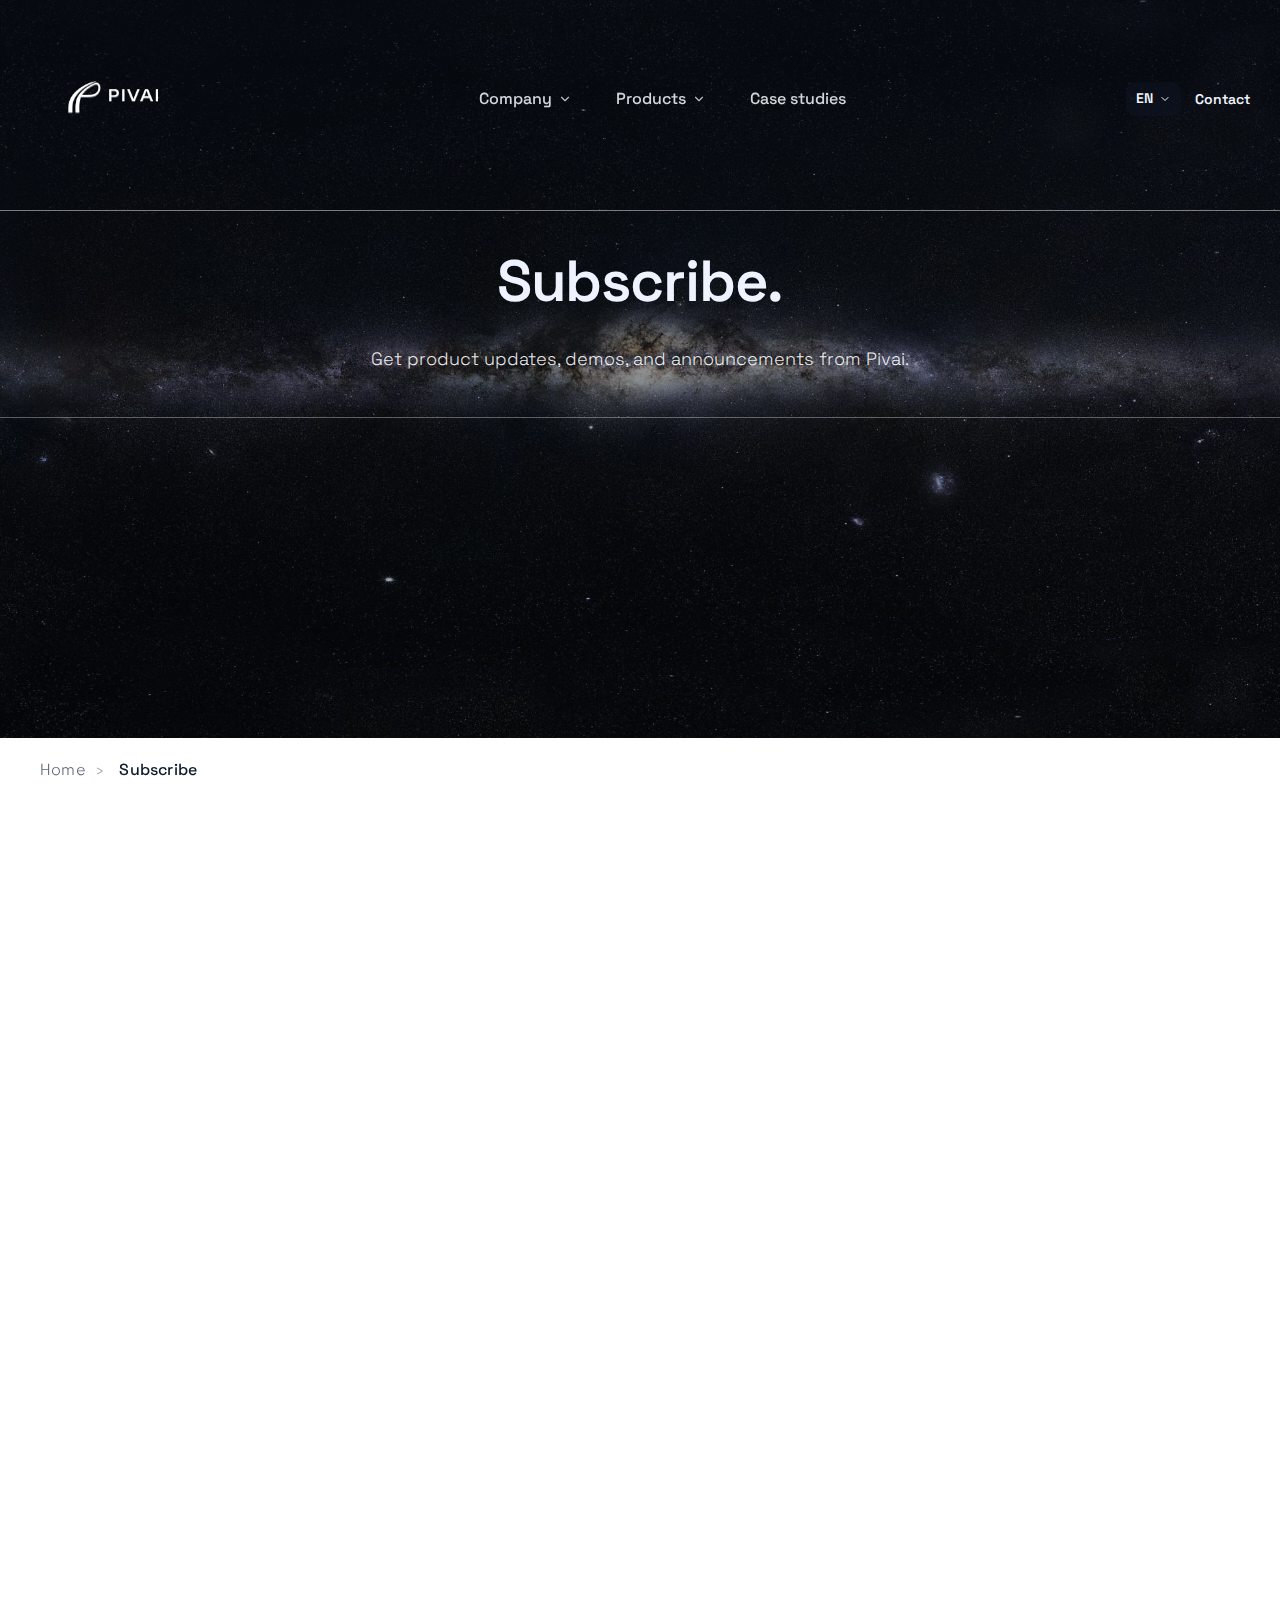
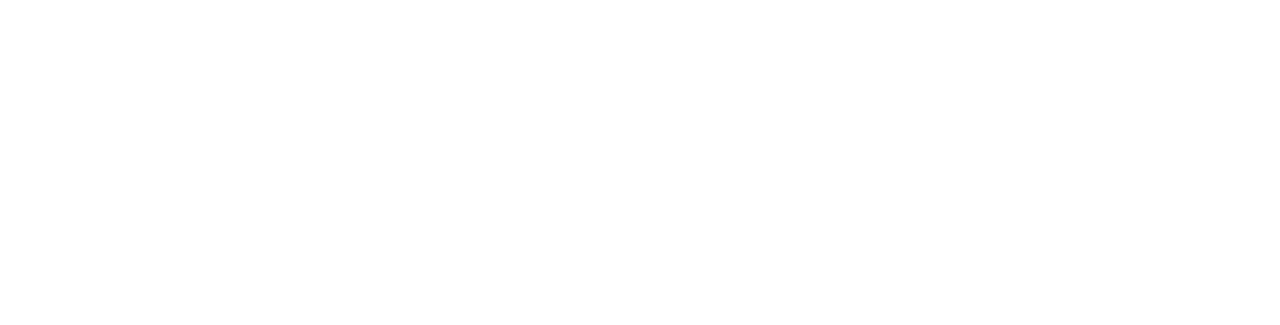
<file: subscribe.html>
<!doctype html>
<html lang="en">

<head>
  <meta charset="utf-8" />
  <meta name="viewport" content="width=device-width, initial-scale=1" />
  <title>Subscribe | Pivai</title>

  <link rel="preconnect" href="https://fonts.gstatic.com" crossorigin>
  <link href="https://fonts.googleapis.com/css2?family=Plus+Jakarta+Sans:wght@200;300;400;600&display=swap"
    rel="stylesheet">
  <link href="https://fonts.googleapis.com/css2?family=Manrope:wght@200;300;400;500&display=swap" rel="stylesheet">
  <link href="https://fonts.googleapis.com/css2?family=Space+Grotesk:wght@300;400;500;600&display=swap"
    rel="stylesheet">

  <link rel="stylesheet" href="https://cdnjs.cloudflare.com/ajax/libs/font-awesome/6.4.2/css/all.min.css">

  <link rel="stylesheet" href="styles.css" />
  <link rel="stylesheet" href="subscribe.css" />
  <!-- optional: if your footer relies on news.css styles, keep this -->
  <link rel="stylesheet" href="news.css" />
</head>

<body>
  <!-- HEADER (same system so script.js still works) -->
  <header class="site-header" role="banner">
    <div class="header-grid" id="headerGrid">
      <a class="brand" href="index.html" aria-label="PivaiTech home">
        <img src="images/pivailogo.png" alt="PivaiTech logo" />
      </a>

      <nav class="primary-nav" role="navigation" aria-label="Main Navigation">
        <ul class="menu" role="menubar">
          <!-- COMPANY -->
          <li class="menu-item mega" role="none">
            <button class="dropdown-toggle" role="menuitem" aria-haspopup="true" aria-expanded="false">
              <span class="label">Company</span>
              <svg class="chevron" width="14" height="14" viewBox="0 0 24 24" aria-hidden="true">
                <path d="M6 9l6 6 6-6" fill="none" stroke="currentColor" stroke-width="2" stroke-linecap="round"
                  stroke-linejoin="round" />
              </svg>
            </button>

            <div class="mega-panel" role="menu" aria-label="Company">
              <div class="mega3">
                <div class="col intro">
                  <h3>Company</h3>
                  <p>Pioneering AI-powered infrastructure with a global vision.</p>
                </div>

                <div class="col links">
                  <a class="mega-link is-active" href="about.html" data-preview-img="images/company.png"
                    data-preview-title="About Us" data-preview-desc="Who we are, what we do, and how we build.">About
                    Us</a>

                  <a class="mega-link" href="team.html" data-preview-img="images/team.png"
                    data-preview-title="Our people"
                    data-preview-desc="Meet the leadership and the builders behind PivaiTech.">Our Team</a>

                  <a class="mega-link" href="news.html" data-preview-img="images/conference.png"
                    data-preview-title="News & Events"
                    data-preview-desc="Discover the latest announcements and where to meet us.">News & Events</a>

                  <a class="mega-link" href="careers.html" data-preview-img="images/careers.png"
                    data-preview-title="Careers"
                    data-preview-desc="Help us design the next decade of intelligent infrastructure.">Careers</a>
                </div>

                <div class="col preview">
                  <figure>
                    <img src="images/company.png" alt="Horizon Building">
                    <figcaption>
                      <h4>About Us</h4>
                      <p>Who we are, what we do, and how we build.</p>
                    </figcaption>
                  </figure>
                </div>
              </div>
            </div>
          </li>

          <!-- PRODUCTS -->
          <li class="menu-item mega" role="none">
            <button class="dropdown-toggle" role="menuitem" aria-haspopup="true" aria-expanded="false">
              <span class="label">Products</span>
              <svg class="chevron" width="14" height="14" viewBox="0 0 24 24" aria-hidden="true">
                <path d="M6 9l6 6 6-6" fill="none" stroke="currentColor" stroke-width="2" stroke-linecap="round"
                  stroke-linejoin="round" />
              </svg>
            </button>

            <div class="mega-panel" role="menu" aria-label="Products">
              <div class="mega3">
                <div class="col intro">
                  <h3>Products</h3>
                  <p>Innovative AI solutions that redefine accuracy and control.</p>
                </div>

                <div class="col links">
                  <a class="mega-link is-active" href="roadmap.html" data-preview-img="images/Roadmap.jpeg"
                    data-preview-title="Roadmap"
                    data-preview-desc="Advanced AI-powered navigation and route intelligence.">Roadmap</a>

                  <a class="mega-link" href="signmap.html" data-preview-img="images/sign3.png"
                    data-preview-title="Signmap"
                    data-preview-desc="Real-time road sign detection and classification with precision vision.">Signmap</a>
                </div>

                <div class="col preview">
                  <figure>
                    <img src="images/Roadmap.jpeg" alt="">
                    <figcaption>
                      <h4>Roadmap</h4>
                      <p>Advanced AI-powered navigation and route intelligence.</p>
                    </figcaption>
                  </figure>
                </div>
              </div>
            </div>
          </li>

          <!-- CASE STUDIES -->

          <li class="menu-item" role="none">
            <a class="dropdown-toggle" href="case-studies.html" role="menuitem">
              <span class="label">Case studies</span>
            </a>
          </li>
        </ul>
      </nav>

      <div class="right-controls">
        <div class="lang dropdown">
          <button class="lang-toggle" aria-haspopup="true" aria-expanded="false" aria-label="Select language">
            <span class="code">EN</span>
            <svg class="chevron" width="12" height="12" viewBox="0 0 24 24" aria-hidden="true">
              <path d="M6 9l6 6 6-6" fill="none" stroke="currentColor" stroke-width="2" stroke-linecap="round"
                stroke-linejoin="round" />
            </svg>
          </button>
          <ul class="lang-menu" role="menu">
            <li role="none"><button role="menuitem" data-lang="FR">FR</button></li>
            <li role="none"><button role="menuitem" data-lang="DE">DE</button></li>
            <li role="none"><button role="menuitem" data-lang="ES">ES</button></li>
            <li role="none"><button role="menuitem" data-lang="IT">IT</button></li>
          </ul>
        </div>

        <a class="btn ghost" href="contact.html" aria-current="page">Contact</a>
      </div>
    </div>

    <div class="rule rule-header"></div>
    <div class="tagline c-tagline">
      <div class="tagline-inner c-tagline-inner">
        <h1 class="c-title">Subscribe.</h1>
        <p class="c-subtitle">Get product updates, demos, and announcements from Pivai.</p>
      </div>
    </div>

    <div class="rule rule-tagline"></div>
  </header>

  <section class="hero" aria-label="Subscribe hero background">
    <div class="overlay" aria-hidden="true"></div>
  </section>

  <main id="main-content">
    <nav class="breadcrumb" aria-label="Breadcrumb" data-reveal>
      <a href="index.html">Home</a>
      <span>›</span>
      <span class="current">Subscribe</span>
    </nav>

    <!-- Subscribe section -->
    <section class="sb-section" data-reveal>
      <div class="sb-container">
        <div class="sb-grid">
          <!-- Left: text -->
          <div class="sb-copy">
            <h2>Stay in the loop.</h2>
            <p>
              Subscribe to receive occasional updates about product demos, road inspection deployments,
              and new releases.
            </p>

            <ul class="sb-points">
              <li><i class="fa-solid fa-circle-check" aria-hidden="true"></i> Product announcements</li>
              <li><i class="fa-solid fa-circle-check" aria-hidden="true"></i> Field demo updates</li>
              <li><i class="fa-solid fa-circle-check" aria-hidden="true"></i> Conference &amp; event news</li>
            </ul>

            <p class="sb-alt">
              Prefer to reach us directly? <a href="mailto:info@pivai.com">info@pivai.com</a>
            </p>
          </div>

          <!-- Right: form -->
          <div class="sb-form">
            <h3>Subscribe via email</h3>
            <p class="sb-sub">We’ll only email when there’s something worth sharing.</p>

            <form id="subscribeForm" class="sb-form-el" novalidate>
              <div class="sb-field">
                <label for="sbEmail">Email</label>
                <input id="sbEmail" name="email" type="email" autocomplete="email" placeholder="you@company.com"
                  required>
                <div class="sb-help" id="sbEmailHelp">Please enter a valid email address.</div>
              </div>

              <div class="sb-field">
                <label for="sbName">Name (optional)</label>
                <input id="sbName" name="name" type="text" autocomplete="name" placeholder="Your name">
              </div>

              <label class="sb-consent">
                <input id="sbConsent" type="checkbox" required>
                I agree to receive emails from Pivai. I can unsubscribe anytime.
              </label>

              <button type="submit" class="sb-submit">
                <i class="fa-solid fa-paper-plane" aria-hidden="true"></i>
                Subscribe
              </button>

              <p class="sb-privacy">
                We respect your privacy. Your details are only used to send the updates you requested.
              </p>
            </form>
          </div>
        </div>
      </div>
    </section>
  </main>

  <!-- Success Toast -->
  <div class="sb-toast" id="sbToast" role="status" aria-live="polite" aria-atomic="true" hidden>
    <div class="sb-toast__card">
      <div class="sb-toast__icon" aria-hidden="true">
        <i class="fa-solid fa-circle-check"></i>
      </div>
      <div class="sb-toast__content">
        <div class="sb-toast__title">You're subscribed!</div>
        <div class="sb-toast__text" id="sbToastText">Thanks for joining Pivai updates.</div>
      </div>
      <button class="sb-toast__close" type="button" aria-label="Close message">
        <i class="fa-solid fa-xmark"></i>
      </button>
    </div>
  </div>

  <!-- Footer (keep your existing footer as-is) -->
  <footer class="footer" data-reveal>
    <div class="footer-top">
      <div>
        <h4>Subscribe</h4>
        <p>Subscribe to our newsletter for updates.</p>
        <a href="subscribe.html" class="btn">Subscribe</a>
      </div>

      <div>
        <h4>Company</h4>
        <ul>
          <li><a href="about.html">About Us</a></li>
          <li><a href="team.html">Our Team</a></li>
          <li><a href="news.html">News & Events</a></li>
          <li><a href="careers.html">Careers</a></li>
        </ul>
      </div>

      <div>
        <h4>Products</h4>
        <ul>
          <li><a href="roadmap.html">RoadMap</a></li>
          <li><a href="signmap.html">SignMap</a></li>
        </ul>
      </div>

      <div>
        <h4>Case Studies</h4>
        <ul>
          <li><a href="case-studies.html">Explore Projects</a></li>
          <li><a href="case-studies.html">Road Inspection Data</a></li>
        </ul>
      </div>
    </div>

    <div class="footer-bottom">
      <div class="footer-col logo-col">
        <a href="index.html" aria-label="PivaiTech home">
          <img src="images/pivailogo.png" alt="PivaiTech Logo">
        </a>
      </div>

      <div class="footer-col text-col">
        <p>&copy; 2025 Pivai. All rights reserved.</p>
      </div>

      <div class="footer-col social-col" aria-label="Social links">
        <a href="#"><i class="fab fa-linkedin"></i></a>
        <a href="#"><i class="fab fa-youtube"></i></a>
        <a href="#"><i class="fab fa-x-twitter"></i></a>
        <a href="#"><i class="fab fa-facebook"></i></a>
        <a href="#"><i class="fab fa-instagram"></i></a>
      </div>
    </div>
  </footer>

  <script>
    // Footer year
    const y = document.getElementById('year');
    if (y) y.textContent = new Date().getFullYear();

    // Subscribe (front-end demo)
    const form = document.getElementById('subscribeForm');
    const email = document.getElementById('sbEmail');
    const consent = document.getElementById('sbConsent');
    const emailHelp = document.getElementById('sbEmailHelp');

    const toast = document.getElementById('sbToast');
    const toastText = document.getElementById('sbToastText');
    const toastClose = toast.querySelector('.sb-toast__close');

    let toastTimer = null;

    function isValidEmail(v) {
      return /^[^\s@]+@[^\s@]+\.[^\s@]+$/.test(String(v || '').trim());
    }

    function showToast(message) {
      toastText.textContent = message;
      toast.hidden = false;
      toast.classList.remove('is-hide');
      toast.classList.add('is-show');

      if (toastTimer) clearTimeout(toastTimer);
      toastTimer = setTimeout(() => hideToast(), 4500);
    }

    function hideToast() {
      toast.classList.remove('is-show');
      toast.classList.add('is-hide');
      if (toastTimer) clearTimeout(toastTimer);
      toastTimer = null;

      // wait for animation then hide
      setTimeout(() => { toast.hidden = true; }, 220);
    }

    toastClose.addEventListener('click', hideToast);

    form.addEventListener('submit', (e) => {
      e.preventDefault();

      // basic validation UI
      const em = email.value.trim();
      const okEmail = isValidEmail(em);
      const okConsent = consent.checked;

      form.classList.remove('has-error');
      email.classList.remove('is-invalid');
      emailHelp.style.display = 'none';

      if (!okEmail) {
        form.classList.add('has-error');
        email.classList.add('is-invalid');
        emailHelp.style.display = 'block';
        email.focus();
        return;
      }

      if (!okConsent) {
        showToast("Please confirm consent to receive emails.");
        consent.focus();
        return;
      }

      // success (no backend yet)
      form.reset();
      showToast(`Thanks! ${em} is subscribed to PivaiTech updates.`);
    });
  </script>

  <script src="script.js"></script>
</body>

</html>
</file>
<file: about.css>
/* =========================================================
   PivaiTech — About Page Styles (Cleaner / Consistent)
   - Consistent typography (all p same size)
   - Consistent headings (h2 same size across sections)
   - Consistent image sizing (same aspect ratio)
   ========================================================= */


/* =========================================================
   0) Reveal helper (pairs with script.js IntersectionObserver)
   ========================================================= */
   
[data-reveal] {
  opacity: 0;
  transform: translateY(18px);
  transition: opacity .8s ease, transform .8s ease;
  will-change: opacity, transform;
}

[data-reveal].in-view {
  opacity: 1;
  transform: translateY(0);
}

@media (prefers-reduced-motion: reduce) {
  [data-reveal] {
    opacity: 1 !important;
    transform: none !important;
    transition: none !important;
  }
}


/* =========================================================
   0.5) Typography + Image System (GLOBAL for About page)
   ========================================================= */
:root {
  /* Typography */
  --about-h2: clamp(24px, 2.6vw, 34px);
  --about-h3: clamp(18px, 2.0vw, 24px);
  --about-p: 16px;
  /* all paragraphs */
  --about-p-lg: 17px;
  /* optional lead */
  --about-lh: 1.75;

  /* Media */
  --about-img-radius: 16px;
  --about-img-aspect: 16 / 10;
  /* all images same ratio */
}

/* All H2 headings (same size everywhere) */
.about-intro__text h2,
.mission__copy h2,
.get-in-touch__inner h2 {
  margin: 0 0 12px;
  font-family: "Space Grotesk", system-ui, sans-serif;
  font-weight: 600;
  font-size: var(--about-h2);
  letter-spacing: -0.01em;
  color: #0c1a2a;
}

/* H3 headings (consistent) */
.mission__copy h3,
.quick-links-band .ql-title {
  margin: 0 0 10px;
  font-family: "Space Grotesk", system-ui, sans-serif;
  font-weight: 600;
  font-size: var(--about-h3);
  letter-spacing: -0.01em;
  color: #0c1a2a;
}

/* All paragraphs same size everywhere */
.about-intro__text p,
.mission__copy p,
.quick-links-band .ql-copy,
.get-in-touch__inner p {
  font-size: var(--about-p);
  line-height: var(--about-lh);
  color: #33445a;
  opacity: .95;
  margin: 0;
}

/* Lead paragraph (optional, slightly larger but consistent) */
.mission__lead {
  margin: 0 0 10px;
  font-size: var(--about-p-lg);
  line-height: 1.7;
  font-weight: 500;
  color: #0c1a2a;
  opacity: .92;
}

/* Consistent media card radius */
.about-intro__media,
.mission__media,
.sg-rail figure {
  border-radius: var(--about-img-radius);
  overflow: hidden;
}

/* Force all images to same ratio */
.about-intro__image,
.mission__media img,
.sg-rail img {
  width: 100%;
  aspect-ratio: var(--about-img-aspect);
  height: auto;
  object-fit: cover;
  display: block;
}

/* On mobile: slightly taller ratio feels better */
@media (max-width: 700px) {
  :root {
    --about-img-aspect: 4 / 3;
  }
}


/* =========================================================
   1) About Intro
   ========================================================= */
.about-intro {
  background: #ffffff;
  padding: clamp(64px, 7vw, 96px) 5%;
  border-top: 1px solid rgba(0, 0, 0, .05);
  border-bottom: 1px solid rgba(0, 0, 0, .05);
}

.about-intro__inner {
  display: grid;
  grid-template-columns: 1fr 1fr;
  align-items: center;
  gap: clamp(22px, 4vw, 48px);
  max-width: var(--container, 1280px);
  margin: 0 auto;
}

/* Media */
.about-intro__media {
  margin: 0;
  border: 1px solid rgba(12, 26, 42, .10);
  box-shadow: 0 18px 55px rgba(0, 0, 0, .08);
  background: #f6f7f9;
}

.about-intro__image {
  transform: scale(1.01);
  transition: transform .7s ease;
}

.about-intro__media:hover .about-intro__image {
  transform: scale(1.05);
}

/* Copy */
.about-intro__text {
  display: grid;
  gap: 12px;
}

.about-intro__text p {
  max-width: 62ch;
}

@media (max-width: 900px) {
  .about-intro__inner {
    grid-template-columns: 1fr;
    text-align: center;
  }

  .about-intro__text p {
    margin: 0 auto;
  }
}


/* =========================================================
   2) Mission (Alternating)
   ========================================================= */
.mission {
  max-width: var(--container, 1280px);
  margin: clamp(48px, 6vw, 72px) auto;
  padding: 0 5%;
}

.mission__row {
  display: grid;
  grid-template-columns: 1.05fr .95fr;
  align-items: center;
  gap: clamp(22px, 4vw, 48px);
  margin: 28px 0 clamp(44px, 5vw, 72px);
}

.mission__row--b {
  grid-template-columns: .95fr 1.05fr;
}

.mission__copy {
  display: grid;
  gap: 10px;
}

.mission__copy p {
  max-width: 62ch;
}

/* Media */
.mission__media {
  margin: 0;
  border: 1px solid rgba(12, 26, 42, .10);
  box-shadow: 0 18px 55px rgba(0, 0, 0, .08);
  background: #f6f7f9;
}

.mission__media img {
  transform: scale(1.01);
  transition: transform .5s ease;
}

.mission__media:hover img {
  transform: scale(1.04);
}

@media (max-width: 980px) {

  .mission__row,
  .mission__row--b {
    grid-template-columns: 1fr;
  }
}

/* =========================================================
   3) Strip Gallery (Desktop grid + Mobile carousel)
   ========================================================= */
.strip-gallery {
  margin: 34px 0 54px;
}

/* Base card styling */
.sg-rail figure {
  margin: 0;
  overflow: hidden;
  border-radius: var(--about-img-radius, 16px);
  border: 1px solid rgba(12, 26, 42, .10);
  box-shadow: 0 16px 46px rgba(0, 0, 0, .07);
  background: #f6f7f9;
}

.sg-rail img {
  width: 100%;
  display: block;
  object-fit: cover;
  aspect-ratio: 16 / 10;
  /* consistent, clean */
  transform: scale(1.01);
  transition: transform .6s ease;
}

.sg-rail figure:hover img {
  transform: scale(1.05);
}

/* ---- Desktop: clean 3-column grid (no scroll) ---- */
@media (min-width: 901px) {
  .sg-rail {
    max-width: var(--container, 1280px);
    margin: 0 auto;
    padding: 0 28px;

    display: grid;
    grid-template-columns: repeat(3, 1fr);
    gap: 18px;

    overflow: visible;
    scroll-snap-type: none;
  }

  /* Dots are only useful for carousel, so hide on desktop */
  .sg-dots {
    display: none;
  }
}

/* ---- Mobile/Tablet: smooth horizontal carousel ---- */
@media (max-width: 900px) {
  .sg-rail {
    display: flex;
    gap: 14px;
    overflow-x: auto;
    scroll-snap-type: x mandatory;
    -webkit-overflow-scrolling: touch;

    padding: 0 18px;
    scrollbar-width: none;
  }

  .sg-rail::-webkit-scrollbar {
    display: none;
  }

  .sg-rail figure {
    flex: 0 0 clamp(260px, 78vw, 520px);
    /* looks great on phones + tablets */
    scroll-snap-align: center;
  }

  .sg-dots {
    display: flex;
    justify-content: center;
    gap: 10px;
    margin-top: 14px;
  }

  .sg-dots button {
    width: 8px;
    height: 8px;
    border: 0;
    border-radius: 999px;
    background: rgba(12, 26, 42, .28);
    cursor: pointer;
    transition: width .25s ease, background .25s ease, opacity .25s ease;
    opacity: .85;
  }

  .sg-dots button[aria-selected="true"] {
    width: 26px;
    background: rgba(12, 26, 42, .85);
    opacity: 1;
  }
}


/* =========================================================
   4) Quick Links Band (minimal)
   ========================================================= */
.quick-links-band {
  background: #fff;
  border-top: 1px solid rgba(0, 0, 0, .06);
  border-bottom: 1px solid rgba(0, 0, 0, .06);
  padding: 36px 0;
}

.ql-grid {
  max-width: var(--container, 1280px);
  margin: 0 auto;
  padding: 0 28px;
  display: grid;
  grid-template-columns: 1fr 1fr;
  gap: clamp(20px, 4vw, 32px);
}

.ql-item {
  padding: 12px 0;
  text-align: center;
}

.ql-item--right {
  border-left: 1px solid rgba(0, 0, 0, .08);
  padding-left: clamp(20px, 4vw, 28px);
}

.ql-copy {
  margin: 0 0 14px;
}

.ql-link {
  position: relative;
  display: inline-flex;
  align-items: center;
  gap: 8px;
  color: #0c1a2a;
  font-weight: 700;
  text-decoration: none;
}

.ql-link::after {
  content: "→";
  transition: transform .18s ease;
}

.ql-link:hover::after,
.ql-link:focus-visible::after {
  transform: translateX(4px);
}

@media (max-width: 860px) {
  .ql-grid {
    grid-template-columns: 1fr;
  }

  .ql-item--right {
    border-left: none;
    padding-left: 0;
    border-top: 1px solid rgba(0, 0, 0, .08);
    padding-top: 16px;
  }
}


/* =========================================================
   5) Get in Touch (clean center block)
   ========================================================= */
.get-in-touch {
  padding: clamp(64px, 7vw, 96px) 28px;
}

.get-in-touch__inner {
  max-width: 860px;
  margin: 0 auto;
  text-align: center;
}

.get-in-touch__inner p {
  margin: 0 auto 22px;
  max-width: 72ch;
}


/* =========================================================
   6) Utilities
   ========================================================= */
.visually-hidden {
  position: absolute !important;
  width: 1px;
  height: 1px;
  overflow: hidden;
  clip: rect(1px, 1px, 1px, 1px);
  white-space: nowrap;
}
</file>
<file: contact.css>
/* =========================================================
   Contact Page (No card) — premium, clean, real-world layout
   Two columns with subtle separators and calm hierarchy
========================================================= */

:root {
  --ct-container: var(--container, 1180px);

  --ct-ink: #0c1a2a;
  --ct-muted: rgba(12, 26, 42, .72);
  --ct-soft: rgba(12, 26, 42, .10);

  --ct-accent: #c62828;

  --ct-radius: 18px;
  --ct-shadow: 0 22px 70px rgba(0, 0, 0, .10);
}

/* Hero eyebrow */
.ct-eyebrow {
  margin: 0 0 .55rem;
  letter-spacing: .20em;
  text-transform: uppercase;
  font-weight: 900;
  font-size: .78rem;
  color: rgba(255, 255, 255, .72);
}

/* =========================================================
   Full-bleed section (no card)
========================================================= */

.ct-section {
  padding: 82px 0 96px;
  position: relative;
}

.ct-container {
  max-width: var(--ct-container);
  margin: 0 auto;
  padding: 0 28px;
}

@media (max-width: 980px) {
  .ct-section {
    padding: 68px 0 84px;
  }

  .ct-container {
    padding: 0 18px;
  }
}

/* Subtle “surface” without being a card:
   a faint background wash behind the content */
.ct-section::before {
  content: "";
  position: absolute;
  left: 0;
  right: 0;
  top: 0;
  height: 100%;
  background: linear-gradient(180deg,
      rgba(255, 255, 255, .00) 0%,
      rgba(255, 255, 255, .50) 18%,
      rgba(255, 255, 255, .82) 55%,
      rgba(255, 255, 255, .00) 100%);
  pointer-events: none;
  z-index: 0;
}

.ct-container {
  position: relative;
  z-index: 1;
}

/* =========================================================
   Top header (simple and intentional)
========================================================= */

.ct-head {
  text-align: center;
  margin-bottom: 26px;
}

.ct-kicker {
  margin: 0 0 8px;
  font-weight: 900;
  letter-spacing: .18em;
  text-transform: uppercase;
  font-size: .75rem;
  color: rgba(12, 26, 42, .55);
}

.ct-title {
  margin: 0;
  font-family: "Space Grotesk", system-ui, sans-serif;
  font-weight: 600;
  letter-spacing: -0.03em;
  color: rgba(12, 26, 42, .94);
  font-size: clamp(28px, 3.2vw, 40px);
  line-height: 1.05;
}

.ct-lede {
  margin: 10px auto 0;
  max-width: 72ch;
  color: var(--ct-muted);
  line-height: 1.7;
}

/* =========================================================
   Grid layout
========================================================= */

.ct-grid {
  display: grid;
  grid-template-columns: 0.95fr 1.05fr;
  gap: clamp(18px, 3vw, 46px);
  align-items: start;

  /* subtle “real world” structure: top border line */
  padding-top: 26px;
  border-top: 1px solid rgba(12, 26, 42, .10);
}

@media (max-width: 960px) {
  .ct-grid {
    grid-template-columns: 1fr;
  }
}

/* =========================================================
   Left info column
========================================================= */

.ct-info h3 {
  margin: 0 0 14px;
  font-family: "Space Grotesk", system-ui, sans-serif;
  font-weight: 600;
  letter-spacing: -0.02em;
  color: rgba(12, 26, 42, .92);
  font-size: 1.15rem;
}

.ct-list {
  list-style: none;
  padding: 0;
  margin: 0;
  display: grid;
  gap: 14px;
}

.ct-list li {
  display: grid;
  grid-template-columns: 28px 1fr;
  gap: 12px;
  padding: 10px 0;
  border-bottom: 1px solid rgba(12, 26, 42, .08);
}

.ct-list li:last-child {
  border-bottom: none;
}

.ct-list i {
  color: var(--ct-accent);
  font-size: 18px;
  transform: translateY(2px);
}

.ct-label {
  font-weight: 900;
  color: rgba(12, 26, 42, .82);
  font-size: .92rem;
  margin-bottom: 4px;
}

.ct-link {
  font-weight: 800;
  color: rgba(12, 26, 42, .92);
  text-decoration: none;
  border-bottom: 1px solid rgba(12, 26, 42, .25);
  padding-bottom: 1px;
}

.ct-link:hover {
  color: var(--ct-accent);
  border-bottom-color: rgba(198, 40, 40, .45);
}

.ct-address {
  font-style: normal;
  line-height: 1.6;
  color: rgba(12, 26, 42, .76);
}

.ct-text {
  color: rgba(12, 26, 42, .76);
}


/* =========================================================
   Right form column
========================================================= */

.ct-form h3 {
  margin: 0 0 6px;
  font-family: "Space Grotesk", system-ui, sans-serif;
  font-weight: 600;
  letter-spacing: -0.02em;
  color: rgba(12, 26, 42, .92);
  font-size: 1.18rem;
}

.ct-form-sub {
  margin: 0 0 18px;
  color: rgba(12, 26, 42, .72);
  line-height: 1.65;
}

.ct-form-el {
  display: flex;
  flex-direction: column;
  gap: 16px;
}

/* two fields row */
.ct-row {
  display: flex;
  gap: 14px;
}

@media (max-width: 640px) {
  .ct-row {
    flex-direction: column;
  }
}

.ct-field {
  display: flex;
  flex-direction: column;
  gap: 8px;
  flex: 1;
}

.ct-field label {
  font-size: .92rem;
  color: rgba(12, 26, 42, .86);
  font-weight: 800;
}

.ct-field input,
.ct-field textarea {
  padding: 12px 12px;
  border: 1px solid rgba(12, 26, 42, .16);
  border-radius: 12px;
  background: rgba(255, 255, 255, .75);
  font: inherit;
  color: var(--ct-ink);
  transition: border-color .2s ease, box-shadow .2s ease, background .2s ease;
}

.ct-field textarea {
  resize: vertical;
  min-height: 140px;
}

.ct-field input:focus,
.ct-field textarea:focus {
  outline: none;
  background: #fff;
  border-color: rgba(198, 40, 40, .55);
  box-shadow: 0 0 0 4px rgba(198, 40, 40, .10);
}

/* footer under form */
.ct-footer {
  padding-top: 10px;
  border-top: 1px solid rgba(12, 26, 42, .10);
}

.ct-consent {
  font-size: .92rem;
  color: rgba(12, 26, 42, .72);
  display: flex;
  gap: 10px;
  align-items: flex-start;
  margin: 0 0 14px;
}

.ct-consent input {
  margin-top: 3px;
}

.ct-actions {
  display: flex;
  align-items: center;
  gap: 12px;
  flex-wrap: wrap;
}

.ct-submit {
  background: var(--ct-accent);
  color: #fff;
  border: none;
  border-radius: 999px;
  padding: 11px 18px;
  cursor: pointer;
  font-weight: 900;
  display: inline-flex;
  align-items: center;
  gap: 10px;
  box-shadow: 0 12px 28px rgba(198, 40, 40, .18);
  transition: transform .15s ease, background .15s ease, box-shadow .15s ease;
}

.ct-submit:hover {
  background: #a61e1e;
  transform: translateY(-1px);
  box-shadow: 0 16px 36px rgba(198, 40, 40, .22);
}

.ct-alt {
  color: rgba(12, 26, 42, .72);
  font-size: .95rem;
}

/* =========================================================
   Reveal support
========================================================= */

[data-reveal] {
  opacity: 0;
  transform: translateY(18px);
  transition: opacity .8s ease, transform .8s ease;
  will-change: opacity, transform;
}

[data-reveal].in-view,
[data-reveal].visible {
  opacity: 1;
  transform: translateY(0);
}

@media (prefers-reduced-motion: reduce) {
  [data-reveal] {
    opacity: 1 !important;
    transform: none !important;
    transition: none !important;
  }
}
</file>
<file: news.css>
/* =========================================================
   News Page Styles — FULL UPDATED
   Refinements applied to FIRST section (News & Events) only
   - fixes grid conflict (no more horizontal auto-flow)
   - cleaner typography + spacing
========================================================= */

/* --------------------------
   Breadcrumb (kept as-is)
--------------------------- */
.breadcrumb {
  width: 100%;
  max-width: 1200px;
  margin: 20px 0px 10px;
  padding-left: 40px;
  /* keeps it aligned left with header text */
  font-family: "Space Grotesk", system-ui, sans-serif;
  font-size: 16px;
  color: #5a6675;
  letter-spacing: 0.2px;
}

.breadcrumb a {
  text-decoration: none;
  color: #5a6675;
  transition: color 0.2s ease;
}

.breadcrumb a:hover {
  color: #c62828;
  /* red hover accent */
}

.breadcrumb span {
  margin: 0 6px;
  color: #9aa3af;
}

.breadcrumb .current {
  color: #0c1a2a;
  font-weight: 500;
}

/* =========================================================
   FIRST SECTION ONLY — News & Events (refined)
========================================================= */

/* Container + header */
.news.wrap {
  max-width: 1280px;
  margin: 80px auto;
  padding: 0 28px;
}

.news__head {
  text-align: center;
}

.news__head h2 {
  margin: 0;
  font-family: "Space Grotesk", system-ui, sans-serif;
  /* premium */
  font-weight: 600;
  letter-spacing: -0.03em;
  font-size: clamp(28px, 4vw, 42px);
  color: #0c1a2a;
}

.news__head .underline {
  display: inline-block;
  width: 64px;
  height: 3px;
  background: rgba(12, 26, 42, .85);
  border-radius: 999px;
  margin: 12px auto 0;
}

.news__head p {
  margin: 12px auto 0;
  color: rgba(12, 26, 42, .72);
  max-width: 820px;
  line-height: 1.7;
}

/* thin divider between header and items */
.news__divider {
  height: 1px;
  background: rgba(12, 26, 42, .12);
  margin: 22px 0 30px;
  border-radius: 1px;
}

/* CLEAN grid (normal grid, no horizontal scroll) */
.news__grid {
  display: grid;
  grid-template-columns: repeat(2, minmax(0, 1fr));
  gap: 28px;
  align-items: start;
}

@media (max-width: 920px) {
  .news__grid {
    grid-template-columns: 1fr;
  }
}

/* Item (frameless but structured) */
.news-item {
  background: transparent;
}

/* Media */
.news-item__media {
  display: block;
  aspect-ratio: 16 / 7;
  /* 👈 slimmer, more editorial */
  overflow: hidden;
  border-radius: 12px;
  background: #eef2f7;
  border: 1px solid rgba(12, 26, 42, .08);
}


.news-item__media img {
  width: 100%;
  height: 100%;
  object-fit: cover;
  display: block;
  transform: scale(1);
  transition: transform .6s cubic-bezier(.2, .7, .2, 1);
}

.news-item:hover .news-item__media img {
  transform: scale(1.06);
}

/* Title */
.news-item h3 {
  margin: 14px 0 6px;
  font-family: "Space Grotesk", system-ui, sans-serif;
  font-weight: 600;
  font-size: 1.10rem;
  line-height: 1.28;
  letter-spacing: -0.01em;
}

.news-item h3 a {
  color: #0c1a2a;
  text-decoration: none;
}

.news-item h3 a:hover {
  color: #c62828;
}

/* Excerpt */
.news-item .excerpt {
  color: rgba(12, 26, 42, .72);
  margin: 0 0 12px;
  line-height: 1.65;
}

/* animated underline link */
.read {
  position: relative;
  display: inline-block;
  font-weight: 800;
  color: #0c1a2a;
  text-decoration: none;
  padding-bottom: 2px;
}

.read::after {
  content: "";
  position: absolute;
  left: 0;
  right: 0;
  bottom: -2px;
  height: 2px;
  background: #c62828;
  transform: scaleX(0);
  transform-origin: left;
  transition: transform .25s ease;
}

.news-item:hover .read::after,
.read:focus-visible::after {
  transform: scaleX(1);
}

.read:hover {
  color: #c62828;
}

.read:focus-visible {
  outline: 2px solid rgba(198, 40, 40, .35);
  outline-offset: 3px;
}

/* =========================================================
   Reveal (kept as-is)
========================================================= */

[data-reveal] {
  opacity: 0;
  transform: translateY(20px);
  transition: opacity .8s ease, transform .8s ease;
}

[data-reveal].revealed {
  opacity: 1;
  transform: none;
}
</file>
<file: careers.css>
/* =========================================================
   Careers — Refinements (premium / consistent)
   Based on your existing careers.css, just polished
   ========================================================= */

:root {
  --cr-container: var(--container, 1280px);
  --cr-ink: var(--fg, #0c1a2a);
  --cr-muted: var(--fg-soft, #1a2d44);
  --cr-line: rgba(12, 26, 42, 0.12);
  --cr-accent: #c62828;

  --cr-shadow: 0 18px 60px rgba(0, 0, 0, .10);
  --cr-shadow2: 0 26px 90px rgba(0, 0, 0, .14);
}

.cr-subtitle {
  margin: .65rem auto 0;
  max-width: 66ch;
  color: rgba(255, 255, 255, .82);
  line-height: 1.6;
  font-size: 1.05rem;
}

/* ===== Background polish (matches your newer pages) ===== */
.cr-bg-orbs {
  position: absolute;
  inset: 0;
  pointer-events: none;
  overflow: hidden;
}

.cr-bg-orbs span {
  position: absolute;
  width: 520px;
  height: 520px;
  border-radius: 999px;
  background: radial-gradient(circle at 30% 30%, rgba(198, 40, 40, .28), transparent 60%);
  filter: blur(18px);
  opacity: .45;
}

.cr-bg-orbs span:nth-child(1) {
  left: -160px;
  top: -180px;
}

.cr-bg-orbs span:nth-child(2) {
  right: -220px;
  top: 120px;
  background: radial-gradient(circle at 30% 30%, rgba(255, 255, 255, .14), transparent 60%);
}

.cr-bg-orbs span:nth-child(3) {
  left: 18%;
  bottom: -280px;
  width: 640px;
  height: 640px;
  opacity: .30;
}

/* ===== Main wrap ===== */
.careers-wrap {
  max-width: var(--cr-container);
  margin: 68px auto 96px;
  padding: 0 28px;
}

@media (max-width: 980px) {
  .careers-wrap {
    padding: 0 18px;
    margin: 54px auto 84px;
  }
}

.careers-head {
  text-align: center;
  padding: 22px 0 10px;
}

.careers-head .lede {
  margin: 0 auto;
  max-width: 920px;
  color: var(--cr-muted);
  opacity: .92;
  line-height: 1.75;
  font-size: clamp(15px, 1.5vw, 18px);
}

/* ===== CTAs (more “real website” button style) ===== */
.careers-ctas {
  margin-top: 18px;
  display: inline-flex;
  gap: 12px;
  flex-wrap: wrap;
  justify-content: center;
}

/* pill buttons */
.cr-btn {
  display: inline-flex;
  align-items: center;
  justify-content: center;
  padding: 10px 16px;
  border-radius: 999px;
  text-decoration: none;
  font-weight: 900;
  color: rgba(12, 26, 42, .92);
  background: #fff;
  border: 1px solid rgba(12, 26, 42, .18);
  box-shadow: 0 12px 34px rgba(0, 0, 0, .06);
  transition: transform .2s ease, box-shadow .2s ease, border-color .2s ease, color .2s ease;
}

.cr-btn:hover {
  transform: translateY(-1px);
  border-color: rgba(198, 40, 40, .45);
  box-shadow: 0 16px 46px rgba(0, 0, 0, .10);
  color: var(--cr-accent);
}

.cr-btn.ghost {
  background: transparent;
  box-shadow: none;
}

/* ===== Roles section ===== */
.careers-roles {
  margin-top: 44px;
  padding-top: 26px;
  border-top: 1px solid var(--cr-line);
}

.careers-roles__head {
  display: flex;
  align-items: baseline;
  justify-content: space-between;
  gap: 12px;
  flex-wrap: wrap;
}

.careers-roles__title {
  display: flex;
  align-items: center;
  gap: 14px;
}

.careers-roles__title h2 {
  margin: 0;
  font-family: "Space Grotesk", system-ui, sans-serif;
  font-weight: 600;
  font-size: clamp(22px, 2.6vw, 32px);
  letter-spacing: -0.02em;
  color: rgba(12, 26, 42, .92);
}

.divider-short {
  width: 1px;
  height: 22px;
  background-color: rgba(12, 26, 42, 0.25);
  border-radius: 2px;
}

.careers-roles__title p {
  margin: 0;
  font-family: "Space Grotesk", system-ui, sans-serif;
  font-size: 1rem;
  color: rgba(12, 26, 42, .72);
}

/* ===== TBA placeholder refined ===== */
.careers-placeholder {
  text-align: center;
  opacity: 0;
  transform: translateY(20px);
  transition: opacity 0.7s ease, transform 0.7s ease;
  margin-top: 18px;
}

.careers-placeholder.is-visible {
  opacity: 1;
  transform: translateY(0);
}

.cr-tba {
  display: inline-block;
  padding: 18px 18px;
  border-radius: 16px;
  border: 1px solid rgba(12, 26, 42, .10);
  background: rgba(255, 255, 255, .80);
  backdrop-filter: blur(10px);
  box-shadow: 0 12px 34px rgba(0, 0, 0, .06);
}

.tba {
  margin: 0;
  font-size: 1.05rem;
  color: #6d7b90;
  font-style: italic;
}

/* ===== Reveal support (consistent with your site) ===== */
[data-reveal] {
  opacity: 0;
  transform: translateY(18px);
  transition: opacity .8s ease, transform .8s ease;
}

[data-reveal].in-view,
[data-reveal].visible {
  opacity: 1;
  transform: translateY(0);
}

@media (prefers-reduced-motion: reduce) {
  [data-reveal] {
    opacity: 1;
    transform: none;
    transition: none;
  }
}
</file>
<file: roadmap.css>
/* =========================================================
   RoadMap — Premium / Minimal Product Page
   (Only uses existing content, keeps carousel)
   ========================================================= */

:root {
  --rm-container: var(--container, 1180px);

  --rm-ink: #0c1a2a;
  --rm-muted: rgba(12, 26, 42, .70);
  --rm-soft: rgba(12, 26, 42, .10);

  --rm-accent: #c62828;

  --rm-shadow: 0 18px 60px rgba(0, 0, 0, .10);
}

/* Container */
.rm-container {
  max-width: var(--rm-container);
  margin: 0 auto;
  padding: 0 28px;
}

@media (max-width: 980px) {
  .rm-container {
    padding: 0 18px;
  }
}

/* =========================================================
   Premium product header (inside site header area)
   ========================================================= */

.rm-top {
  padding: 2.1rem 0 2.0rem;
  text-align: center;
}

.rm-eyebrow {
  margin: 0 0 .55rem;
  letter-spacing: .18em;
  text-transform: uppercase;
  font-weight: 800;
  font-size: .78rem;
  color: rgba(255, 255, 255, .75);
}

.rm-title {
  margin: 0;
  font-family: "Space Grotesk", system-ui, sans-serif;
  font-weight: 600;
  font-size: clamp(34px, 5vw, 54px);
  line-height: 1.05;
  letter-spacing: -0.03em;
  color: #fff;
}

.rm-subtitle {
  margin: .65rem auto 0;
  max-width: 62ch;
  color: rgba(255, 255, 255, .80);
  line-height: 1.6;
  font-size: 1.05rem;
}

/* =========================================================
   Background polish
   ========================================================= */

.rm-hero-bg {
  position: relative;
}

.rm-bg-orbs {
  position: absolute;
  inset: 0;
  pointer-events: none;
  overflow: hidden;
}

.rm-bg-orbs span {
  position: absolute;
  width: 520px;
  height: 520px;
  border-radius: 999px;
  background: radial-gradient(circle at 30% 30%, rgba(198, 40, 40, .35), transparent 60%);
  filter: blur(18px);
  opacity: .55;
}

.rm-bg-orbs span:nth-child(1) {
  left: -140px;
  top: -160px;
}

.rm-bg-orbs span:nth-child(2) {
  right: -200px;
  top: 120px;
  background: radial-gradient(circle at 30% 30%, rgba(255, 255, 255, .18), transparent 60%);
}

.rm-bg-orbs span:nth-child(3) {
  left: 18%;
  bottom: -260px;
  width: 640px;
  height: 640px;
  opacity: .35;
}

/* =========================================================
   Main layout
   ========================================================= */

.rm-main {
  padding: 26px 0 90px;
}

/* Premium split (no card) */
.rm-hero {
  margin-top: 28px;
}

.rm-hero__grid {
  display: grid;
  grid-template-columns: 1.08fr .92fr;
  gap: 24px;
  align-items: start;
  padding-top: 18px;
}

@media (max-width: 980px) {
  .rm-hero__grid {
    grid-template-columns: 1fr;
    gap: 16px;
  }
}

/* Copy */
.rm-kicker {
  margin: 0 0 12px;
  font-weight: 900;
  letter-spacing: .18em;
  text-transform: uppercase;
  font-size: .78rem;
  color: rgba(12, 26, 42, .55);
}

.rm-lede {
  margin: 0;
  color: rgba(12, 26, 42, .78);
  line-height: 1.85;
  font-size: 15.4px;
  max-width: 74ch;
}

/* Subtle divider line */
.rm-divider {
  margin: 18px 0 16px;
  height: 1px;
  background: rgba(12, 26, 42, .10);
}

/* Features */
.rm-h2 {
  margin: 0 0 10px;
  font-family: "Space Grotesk", system-ui, sans-serif;
  font-weight: 600;
  letter-spacing: -0.02em;
  font-size: 22px;
  color: rgba(12, 26, 42, .92);
}

.rm-bullets {
  margin: 0;
  padding: 0;
  list-style: none;
  display: grid;
  gap: 12px;
  max-width: 74ch;
}

.rm-bullets li {
  display: grid;
  grid-template-columns: 12px 1fr;
  gap: 12px;
  align-items: start;
  color: var(--rm-muted);
  line-height: 1.75;
}

.rm-bullets li::before {
  content: "";
  width: 8px;
  height: 8px;
  border-radius: 999px;
  margin-top: 9px;
  background: rgba(12, 26, 42, .72);
}

/* Media column */
.rm-hero__media {
  margin: 0;
}

/* =========================================================
   Carousel (premium styling)
   ========================================================= */

.p-carousel {
  position: relative;
  width: 100%;
  aspect-ratio: 16 / 9;
  border-radius: 18px;
  overflow: hidden;
  background: #fff;
  box-shadow: var(--rm-shadow);
  border: 1px solid rgba(12, 26, 42, .10);
}

.pc-viewport {
  width: 100%;
  height: 100%;
  overflow: hidden;
}

.pc-track {
  display: flex;
  height: 100%;
  transition: transform 280ms ease;
  will-change: transform;
}

.pc-track img {
  flex: 0 0 100%;
  width: 100%;
  height: 100%;
  object-fit: cover;
  display: block;
  background: #fff;
}

/* Arrows (quiet + premium) */
.pc-btn {
  position: absolute;
  top: 50%;
  transform: translateY(-50%);
  width: 42px;
  height: 42px;
  border-radius: 999px;
  border: 1px solid rgba(255, 255, 255, .35);
  background: rgba(12, 26, 42, .35);
  color: rgba(255, 255, 255, .92);
  cursor: pointer;
  z-index: 2;
  line-height: 1;
  font-size: 20px;
  backdrop-filter: blur(10px);
  transition: transform .15s ease, background .15s ease, border-color .15s ease;
}

.pc-btn:hover {
  transform: translateY(-50%) scale(1.04);
  background: rgba(12, 26, 42, .45);
  border-color: rgba(255, 255, 255, .45);
}

.pc-prev {
  left: 14px;
}

.pc-next {
  right: 14px;
}

/* Dots */
.pc-dots {
  position: absolute;
  left: 0;
  right: 0;
  bottom: 14px;
  display: flex;
  justify-content: center;
  gap: 8px;
}

.pc-dot {
  width: 7px;
  height: 7px;
  border-radius: 999px;
  border: 0;
  cursor: pointer;
  background: rgba(255, 255, 255, .45);
  transition: width .2s ease, background .2s ease;
}

.pc-dot.is-active {
  width: 26px;
  background: rgba(255, 255, 255, .90);
}

/* Caption */
.rm-media-caption {
  margin-top: 10px;
  color: rgba(12, 26, 42, .62);
  font-size: .95rem;
  letter-spacing: -0.01em;
}

/* =========================================================
   Solutions section
   ========================================================= */

.rm-solutions {
  margin-top: 34px;
  padding-top: 22px;
  border-top: 1px solid rgba(12, 26, 42, .08);
}

.rm-solutions__inner {
  display: grid;
  gap: 14px;
}

/* One clean action (keeps page from feeling button-heavy) */
.rm-solutions__actions {
  margin-top: 6px;
}

.rm-btn {
  display: inline-flex;
  align-items: center;
  justify-content: center;
  padding: 10px 16px;
  border-radius: 999px;
  text-decoration: none;
  font-weight: 800;
  color: var(--rm-ink);
  background: #fff;
  border: 1px solid rgba(12, 26, 42, .18);
  transition: transform .2s ease, box-shadow .2s ease, border-color .2s ease, color .2s ease;
}

.rm-btn:hover {
  transform: translateY(-1px);
  box-shadow: 0 12px 28px rgba(0, 0, 0, .10);
  border-color: rgba(12, 26, 42, .28);
  color: var(--rm-accent);
}

/* =========================================================
   Bottom CTA (simple link, not another button)
   ========================================================= */

.rm-bottom-cta {
  margin-top: 36px;
  padding-top: 22px;
  border-top: 1px solid rgba(12, 26, 42, .08);
}

.rm-bottom-cta__inner {
  display: flex;
  align-items: baseline;
  justify-content: space-between;
  gap: 12px;
}

.rm-bottom-cta__inner p {
  margin: 0;
  color: rgba(12, 26, 42, .70);
}

.rm-link {
  text-decoration: none;
  font-weight: 800;
  color: rgba(12, 26, 42, .90);
  border-bottom: 1px solid rgba(12, 26, 42, .22);
  padding-bottom: 2px;
  transition: color .15s ease, border-color .15s ease;
}

.rm-link:hover {
  color: var(--rm-accent);
  border-color: rgba(198, 40, 40, .45);
}

@media (max-width: 720px) {
  .rm-bottom-cta__inner {
    flex-direction: column;
    align-items: flex-start;
  }
}

/* =========================================================
   Reveal (compatible with your script.js)
   ========================================================= */

[data-reveal] {
  opacity: 0;
  transform: translateY(18px);
  transition: opacity .8s ease, transform .8s ease;
}

[data-reveal].in-view,
[data-reveal].visible {
  opacity: 1;
  transform: translateY(0);
}

@media (prefers-reduced-motion: reduce) {
  [data-reveal] {
    opacity: 1;
    transform: none;
    transition: none;
  }

  .pc-btn,
  .rm-link {
    transition: none;
  }
}
/* Anchor offset for in-page links */
#roadmap-solutions { scroll-margin-top: 120px; }
</file>
<file: subscribe.css>
/* =========================================================
   Subscribe page — premium, clean (no fake content)
========================================================= */

:root{
  --sb-max: 1280px;
  --sb-ink: #0c1a2a;
  --sb-muted: rgba(12,26,42,.72);
  --sb-line: rgba(12,26,42,.12);
  --sb-soft: rgba(12,26,42,.06);
  --sb-accent: #c62828;

  --sb-radius: 16px;
  --sb-radius-sm: 12px;
  --sb-shadow: 0 22px 60px rgba(0,0,0,.08);
}

/* Breadcrumb alignment (same style as other pages) */
.breadcrumb{
  width: 100%;
  max-width: var(--sb-max);
  margin: 20px auto 10px;
  padding: 0 28px;
  font-family: "Space Grotesk", system-ui, sans-serif;
  font-size: 16px;
  color: #5a6675;
  letter-spacing: 0.2px;
}

.breadcrumb a{
  text-decoration: none;
  color: #5a6675;
  transition: color 0.2s ease;
}
.breadcrumb a:hover{ color: var(--sb-accent); }
.breadcrumb span{ margin: 0 6px; color: #9aa3af; }
.breadcrumb .current{ color: var(--sb-ink); font-weight: 600; }

@media (max-width: 980px){
  .breadcrumb{ padding: 0 18px; }
}

/* Section */
.sb-section{
  padding: 72px 0 90px;
  position: relative;
}

.sb-container{
  max-width: var(--sb-max);
  margin: 0 auto;
  padding: 0 28px;
  position: relative;
  z-index: 1;
}

@media (max-width: 980px){
  .sb-section{ padding: 64px 0 80px; }
  .sb-container{ padding: 0 18px; }
}

/* Soft background wash (not a card) */
.sb-section::before{
  content:"";
  position:absolute;
  inset: 0;
  background:
    radial-gradient(900px 520px at 20% 5%, rgba(255,255,255,.75), rgba(255,255,255,0) 60%),
    radial-gradient(900px 520px at 80% 5%, rgba(255,255,255,.55), rgba(255,255,255,0) 60%),
    linear-gradient(180deg, rgba(255,255,255,0), rgba(255,255,255,.85) 42%, rgba(255,255,255,0));
  pointer-events:none;
  z-index: 0;
}

/* Grid */
.sb-grid{
  display: grid;
  grid-template-columns: 1.05fr 0.95fr;
  gap: clamp(18px, 3vw, 48px);
  align-items: start;

  padding-top: 22px;
  border-top: 1px solid var(--sb-line);
}

@media (max-width: 980px){
  .sb-grid{ grid-template-columns: 1fr; }
}

/* Left copy */
.sb-copy h2{
  margin: 0;
  font-family: "Space Grotesk", system-ui, sans-serif;
  font-weight: 600;
  letter-spacing: -0.03em;
  color: rgba(12,26,42,.94);
  font-size: clamp(28px, 3.6vw, 40px);
  line-height: 1.06;
}

.sb-copy p{
  margin: 12px 0 0;
  color: var(--sb-muted);
  line-height: 1.75;
  max-width: 70ch;
}

.sb-points{
  list-style: none;
  padding: 0;
  margin: 18px 0 0;
  display: grid;
  gap: 10px;
}

.sb-points li{
  display: flex;
  gap: 10px;
  align-items: center;
  color: rgba(12,26,42,.86);
  font-weight: 700;
}

.sb-points i{
  color: var(--sb-accent);
}

.sb-alt{
  margin-top: 18px;
  padding-top: 16px;
  border-top: 1px dashed rgba(12,26,42,.20);
  color: rgba(12,26,42,.72);
}
.sb-alt a{
  color: rgba(12,26,42,.92);
  font-weight: 800;
  text-decoration: none;
  border-bottom: 1px solid rgba(12,26,42,.25);
  padding-bottom: 1px;
}
.sb-alt a:hover{
  color: var(--sb-accent);
  border-bottom-color: rgba(198,40,40,.45);
}

/* Right form surface (lightly framed, not a “big card”) */
.sb-form{
  border: 1px solid rgba(12,26,42,.10);
  border-radius: var(--sb-radius);
  background: rgba(255,255,255,.70);
  backdrop-filter: blur(10px);
  box-shadow: 0 16px 44px rgba(0,0,0,.06);
  padding: 22px 18px;
}

.sb-form h3{
  margin: 0;
  font-family: "Space Grotesk", system-ui, sans-serif;
  font-weight: 600;
  letter-spacing: -0.02em;
  color: rgba(12,26,42,.92);
  font-size: 1.18rem;
}

.sb-sub{
  margin: 8px 0 18px;
  color: rgba(12,26,42,.72);
  line-height: 1.6;
}

/* Form */
.sb-form-el{
  display: flex;
  flex-direction: column;
  gap: 14px;
}

.sb-field{
  display: flex;
  flex-direction: column;
  gap: 8px;
}

.sb-field label{
  font-weight: 800;
  font-size: .92rem;
  color: rgba(12,26,42,.86);
}

.sb-field input{
  padding: 12px 12px;
  border-radius: 12px;
  border: 1px solid rgba(12,26,42,.16);
  background: rgba(255,255,255,.85);
  font: inherit;
  color: var(--sb-ink);
  transition: border-color .2s ease, box-shadow .2s ease, background .2s ease;
}

.sb-field input:focus{
  outline: none;
  background: #fff;
  border-color: rgba(198,40,40,.55);
  box-shadow: 0 0 0 4px rgba(198,40,40,.10);
}

.sb-field input.is-invalid{
  border-color: rgba(198,40,40,.70);
  box-shadow: 0 0 0 4px rgba(198,40,40,.10);
}

.sb-help{
  display: none;
  font-size: 0.9rem;
  color: rgba(198,40,40,.95);
  font-weight: 700;
}

/* Consent */
.sb-consent{
  display: flex;
  gap: 10px;
  align-items: flex-start;
  color: rgba(12,26,42,.72);
  font-size: .92rem;
  line-height: 1.5;
}
.sb-consent input{ margin-top: 3px; }

/* Submit */
.sb-submit{
  border: none;
  border-radius: 999px;
  padding: 12px 16px;
  font-weight: 900;
  cursor: pointer;
  color: #fff;
  background: var(--sb-accent);
  display: inline-flex;
  align-items: center;
  justify-content: center;
  gap: 10px;
  box-shadow: 0 12px 28px rgba(198,40,40,.18);
  transition: transform .15s ease, background .15s ease, box-shadow .15s ease;
}

.sb-submit:hover{
  background: #a61e1e;
  transform: translateY(-1px);
  box-shadow: 0 16px 36px rgba(198,40,40,.22);
}

.sb-privacy{
  margin: 2px 0 0;
  color: rgba(12,26,42,.62);
  font-size: .92rem;
  line-height: 1.55;
}

/* Toast */
.sb-toast{
  position: fixed;
  left: 50%;
  bottom: 26px;
  transform: translateX(-50%);
  z-index: 9999;
}

.sb-toast__card{
  display: grid;
  grid-template-columns: 44px 1fr 40px;
  gap: 12px;
  align-items: center;

  width: min(560px, calc(100vw - 28px));
  padding: 14px 14px;
  border-radius: 16px;
  background: rgba(255,255,255,.92);
  border: 1px solid rgba(12,26,42,.12);
  box-shadow: 0 18px 60px rgba(0,0,0,.16);
  backdrop-filter: blur(10px);
}

.sb-toast__icon{
  width: 44px;
  height: 44px;
  border-radius: 14px;
  display: grid;
  place-items: center;
  background: rgba(198,40,40,.12);
  color: var(--sb-accent);
  font-size: 20px;
}

.sb-toast__title{
  font-weight: 900;
  letter-spacing: -0.01em;
  color: rgba(12,26,42,.92);
}

.sb-toast__text{
  margin-top: 2px;
  color: rgba(12,26,42,.72);
  line-height: 1.4;
  font-weight: 600;
  font-size: .96rem;
}

.sb-toast__close{
  border: none;
  background: transparent;
  cursor: pointer;
  border-radius: 12px;
  height: 40px;
  width: 40px;
  display: grid;
  place-items: center;
  color: rgba(12,26,42,.70);
  transition: background .15s ease, color .15s ease;
}
.sb-toast__close:hover{
  background: rgba(12,26,42,.06);
  color: rgba(12,26,42,.92);
}

/* Toast animations */
.sb-toast.is-show{
  animation: sbIn .22s ease-out both;
}
.sb-toast.is-hide{
  animation: sbOut .20s ease-in both;
}

@keyframes sbIn{
  from{ transform: translateX(-50%) translateY(10px); opacity: 0; }
  to{ transform: translateX(-50%) translateY(0); opacity: 1; }
}
@keyframes sbOut{
  from{ transform: translateX(-50%) translateY(0); opacity: 1; }
  to{ transform: translateX(-50%) translateY(10px); opacity: 0; }
}

/* Reveal support (your script.js toggles in-view/revealed/visible) */
[data-reveal]{
  opacity: 0;
  transform: translateY(18px);
  transition: opacity .8s ease, transform .8s ease;
}
[data-reveal].in-view,
[data-reveal].revealed,
[data-reveal].visible{
  opacity: 1;
  transform: none;
}
@media (prefers-reduced-motion: reduce){
  [data-reveal]{
    opacity: 1 !important;
    transform: none !important;
    transition: none !important;
  }
}
</file>
<file: styles.css>
/* =========================================================
   0) TOKENS / RESET
========================================================= */
*, *::before, *::after { box-sizing: border-box; }
html, body { height: 100%; }
html { scroll-behavior: smooth; }

:root{
  --fg: #0c1a2a;
  --fg-soft: #1a2d44;
  --muted: #6d7b90;

  --page-bg: #ffffff;
  --surface: #ffffff;
  --surface-2: #f7f9fc;

  --rule-dark: rgba(12, 26, 42, 0.10);
  --rule-light: rgba(255, 255, 255, 0.55);

  --container: 1280px;

  --panel-radius: 14px;
  --panel-shadow: 0 28px 56px rgba(0,0,0,0.28);

  --brand-underline: #e6eefb;
  --hero-text: #f4f7fb;

  --radius-sm: 10px;
  --radius-md: 14px;
  --radius-lg: 18px;

  --shadow-sm: 0 8px 24px rgba(0,0,0,0.08);
  --shadow-md: 0 14px 40px rgba(0,0,0,0.12);
  --shadow-lg: 0 28px 60px rgba(0,0,0,0.18);
}

body{
  margin: 0;
  color: var(--fg);
  background: var(--page-bg);
  font-family: "Space Grotesk", system-ui, sans-serif;
  font-weight: 300;
  line-height: 1.55;
}

img{ display:block; max-width:100%; height:auto; }
button{ font:inherit; cursor:pointer; background:none; border:0; }
a{ color:inherit; text-decoration:none; }

.container{
  max-width: var(--container);
  margin: 0 auto;
  padding: 0 28px;
}

/* =========================================================
   1) HERO
========================================================= */
.hero{
  height: 82vh;
  background: url('images/background.jpg') center/cover no-repeat;
  position: relative;
}
.hero .overlay{
  position:absolute; inset:0;
  background: linear-gradient(
    180deg,
    rgba(8,14,24,0.62),
    rgba(8,14,24,0.28)
  );
}

/* =========================================================
   2) HEADER
========================================================= */
.site-header{
  position: absolute;
  inset: 0 0 auto 0;
  z-index: 10;
  display: block;
}

.header-grid{
  max-width: var(--container);
  margin: 0 auto;
  padding: 14px 28px;
  display: grid;
  grid-template-columns: auto 1fr auto;
  align-items: center;
  gap: 20px;
}

.brand img{
  width: 170px;
  filter: brightness(0) invert(1) drop-shadow(0 1px 0 rgba(255,255,255,0.35));
}

/* Thin rules under header/tagline */
.rule{ height:1px; background:var(--rule-light); margin:12px 0 0; }
.rule-header{ max-width:var(--container); margin-left:auto; margin-right:auto; opacity:0.85; }
.rule-tagline{ max-width:var(--container); margin:18px auto 0; opacity:0.60; }

/* =========================================================
   3) NAVIGATION
========================================================= */
.primary-nav{ justify-self: center; }
.menu{ list-style:none; display:flex; gap:40px; margin:0; padding:0; }
.menu-item{ position: relative; }

.dropdown-toggle{
  position: relative;
  display: inline-flex; align-items:center; gap:6px;
  color: var(--hero-text);
  padding: 8px 2px;
  font-size: 16px; font-weight: 500;
  opacity: 0.86;
  transition: opacity 0.18s ease, color 0.18s ease;
}
.dropdown-toggle:hover{ opacity:1; }
.dropdown-toggle .chevron{ transition: transform 0.18s ease; opacity:0.9; }
.menu-item.open > .dropdown-toggle .chevron{ transform: rotate(180deg); }

.dropdown-toggle::after{
  content:"";
  position:absolute; left:0; right:0; bottom:-14px; height:2px;
  background: var(--brand-underline);
  transform: scaleX(0); transform-origin: center;
  opacity: 0;
  transition: transform 0.2s ease, opacity 0.2s ease;
}
.dropdown-toggle:hover::after,
.menu-item.open > .dropdown-toggle::after{
  transform: scaleX(1);
  opacity: 0.95;
}

/* =========================================================
   4) TAGLINE + CTAs
========================================================= */
.tagline{ display:grid; place-items:start; }
.tagline-inner{
  max-width: var(--container);
  margin: 0 auto;
  padding: 18px 28px 8px;
  color: #eef3ff;
}

.tagline h1{
  font-family: "Space Grotesk", system-ui, sans-serif;
  font-weight: 600;
  font-size: clamp(30px, 5vw, 58px);
  margin: 8px 0 10px;
  letter-spacing: -0.02em;
  text-align: center;
}

.tagline p{
  max-width: 740px;
  color: rgba(255,255,255,0.92);
  font-size: clamp(14px, 1.8vw, 18px);
  text-align: center;
}

.cta-row{
  max-width: var(--container);
  margin: 14px auto 0;
  padding: 12px 28px 0;
  display: flex; flex-wrap: wrap; gap: 12px;
}

/* Text-only links with underline */
.cta, .btn.ghost{
  position: relative;
  background: transparent;
  border: none;
  color: #f0f4ff;
  padding: 6px 2px;
  border-radius: 0;
  font-weight: 600;
  font-size: 14px;
  line-height: 1.2;
}
.cta::after, .btn.ghost::after{
  content:"";
  position:absolute; left:0; right:0; bottom:-3px; height:1.5px;
  background: rgba(255,255,255,0.92);
  transform: scaleX(0);
  transform-origin: left;
  transition: transform 0.22s ease;
}
.cta:hover::after, .btn.ghost:hover::after,
.cta:focus-visible::after, .btn.ghost:focus-visible::after{
  transform: scaleX(1);
}
.cta:focus-visible, .btn.ghost:focus-visible{
  outline: 2px solid rgba(255,255,255,0.55);
  outline-offset: 2px;
}

/* =========================================================
   5) MEGA MENUS (unchanged layout, slightly refined)
========================================================= */
.mega .mega-panel{
  position: fixed;
  top: var(--panel-top, 100px);
  left: var(--panel-left, 24px);
  width: min(1120px, 92vw);
  background: #ffffff;
  color: var(--fg);
  border-radius: var(--panel-radius);
  box-shadow: var(--panel-shadow);
  border: 1px solid rgba(0,0,0,0.06);
  opacity: 0;
  transform: translateY(-8px) scale(0.985);
  pointer-events: none;
  transition: opacity 170ms ease, transform 170ms ease;
  z-index: 50;
}
.menu-item.open > .mega-panel{
  opacity:1; transform:translateY(0) scale(1); pointer-events:auto;
}

.mega3{
  display:grid;
  grid-template-columns: 1.2fr 0.9fr 1.3fr;
  gap: 28px;
  padding: 28px;
  align-items:start;
}
.mega3 .intro h3{
  font-family:"Space Grotesk", system-ui, sans-serif;
  font-size: 28px; font-weight: 600; margin: 0 0 10px;
}
.mega3 .intro p{ margin:0; color:#4c5b73; line-height:1.6; }
.mega3 .intro::after,
.mega3 .links::after{
  content:""; position:absolute; top:0; right:-14px; width:1px; height:100%;
  background: rgba(12,26,42,0.12);
}
.mega3 .col{ position:relative; }
.mega3 .links{ display:grid; gap:16px; align-content:start; }
.mega3 .mega-link{
  display:block; font-size:20px; font-weight:700; color:#22304a; padding:6px 2px;
  transition: color 0.15s ease, transform 0.15s ease, opacity 0.15s ease;
}
.mega3 .mega-link:hover{ color:#e32f3a; transform: translateX(2px); }
.mega3 .mega-link.is-active{ color:#e32f3a; }
.mega3 .preview figure{ margin:0; display:grid; gap:10px; }
.mega3 .preview img{
  width:100%; height:220px; object-fit:cover; border-radius:10px;
  box-shadow: 0 10px 24px rgba(0,0,0,0.12);
}
.mega3 .preview h4{ margin:0; font-size:18px; font-weight:700; }
.mega3 .preview p{ margin:4px 0 0; color:#51627a; font-size:14px; line-height:1.5; }

@media (max-width: 980px){
  .mega3{ grid-template-columns: 1fr; gap:18px; }
  .mega3 .intro::after, .mega3 .links::after{ display:none; }
  .mega3 .preview img{ height:200px; }
}

/* =========================================================
   6) LANGUAGE DROPDOWN
========================================================= */
.right-controls{ display:flex; align-items:center; gap:12px; }
.lang{ position:relative; }

.lang-toggle{
  display:inline-flex; align-items:center; gap:6px;
  padding:6px 10px; border-radius:10px;
  color:#f0f4ff; background:rgba(15,23,41,0.45);
  font-size:14px; font-weight:600;
}
.lang .chevron{ transition:transform 0.18s ease; }
.lang.open .chevron{ transform:rotate(180deg); }

.lang-menu{
  position:fixed;
  top:var(--lang-top, 88px);
  left:var(--lang-left, 0px);
  width:68px; background:#fff; color:var(--fg);
  border-radius:10px; border:1px solid rgba(0,0,0,0.08);
  box-shadow:0 18px 40px rgba(0,0,0,0.26);
  padding:6px 0;
  opacity:0; transform:translateY(-8px) scale(0.98); pointer-events:none;
  transition:opacity 150ms ease, transform 150ms ease;
}
.lang.open .lang-menu{ opacity:1; transform:translateY(0) scale(1); pointer-events:auto; }
.lang-menu li{ list-style:none; }
.lang-menu button{
  display:block; width:100%; padding:8px 0;
  font-weight:700; letter-spacing:0.5px;
}
.lang-menu button:hover{ background:#f4f6fb; }

/* =========================================================
   7) PAGE-LOAD ANIMATIONS
========================================================= */
body {
  opacity: 0;
  transform: scale(1.01);
  transition: opacity 0.85s ease, transform 1.05s ease;
}
body.page-loaded {
  opacity: 1;
  transform: scale(1);
}

.site-header {
  opacity: 0;
  transform: translateY(-22px);
  transition: opacity 0.9s ease 0.18s, transform 0.9s ease 0.18s;
}
body.page-loaded .site-header {
  opacity: 1;
  transform: translateY(0);
}

.tagline {
  opacity: 0;
  transform: translateY(26px);
  transition: opacity 0.95s ease 0.38s, transform 0.95s ease 0.38s;
}
body.page-loaded .tagline {
  opacity: 1;
  transform: translateY(0);
}

/* =========================================================
   8) REVEAL (GLOBAL) + STAGGER
========================================================= */
[data-reveal]{
  opacity: 0;
  transform: translateY(18px);
  transition: opacity 0.75s ease, transform 0.75s ease;
  will-change: opacity, transform;
}

[data-reveal].in-view{
  opacity: 1;
  transform: translateY(0);
}

/* Stagger children inside a container marked data-reveal-stagger */
[data-reveal-stagger] > *{
  opacity: 0;
  transform: translateY(16px);
  transition: opacity 0.7s ease, transform 0.7s ease;
}

[data-reveal-stagger].in-view > *{
  opacity: 1;
  transform: translateY(0);
}

[data-reveal-stagger].in-view > *:nth-child(1){ transition-delay: 90ms; }
[data-reveal-stagger].in-view > *:nth-child(2){ transition-delay: 170ms; }
[data-reveal-stagger].in-view > *:nth-child(3){ transition-delay: 250ms; }
[data-reveal-stagger].in-view > *:nth-child(4){ transition-delay: 330ms; }
[data-reveal-stagger].in-view > *:nth-child(5){ transition-delay: 410ms; }

@media (prefers-reduced-motion: reduce){
  html { scroll-behavior: auto; }
  body, .site-header, .tagline, [data-reveal], [data-reveal-stagger] > *{
    transition: none !important;
    transform: none !important;
  }
}

/* =========================================================
   9) ABOUT
========================================================= */
.about-section{
  max-width: var(--container);
  margin: 96px auto;
  padding: 0 28px;
}
.about-section h2{
  font-family: "Space Grotesk", system-ui, sans-serif;
  font-weight: 600;
  font-size: clamp(24px, 3vw, 36px);
  margin: 0 0 14px;
}
.about-section p{
  font-size: clamp(15px, 1.6vw, 18px);
  color: var(--fg-soft);
  line-height: 1.75;
  max-width: 820px;
  margin: 0 0 24px;
}
.about-link{
  position: relative; display: inline-block;
  font-weight: 650; font-size: 15px; color: var(--fg);
  padding-bottom: 3px;
}
.about-link::after{
  content:""; position:absolute; left:0; right:0; bottom:0; height:2px;
  background: currentColor; transform: scaleX(0); transform-origin: left;
  transition: transform 0.25s ease;
}
.about-link:hover::after,
.about-link:focus-visible::after{ transform: scaleX(1); }

/* =========================================================
   10) PRODUCTS
========================================================= */
.products-band{
  max-width: var(--container);
  margin: 64px auto;
  padding: 0 28px;
  text-align: center;
}
.products-head h2{
  font-weight: 700;
  font-size: clamp(24px, 3.2vw, 36px);
  margin: 0 0 6px;
}
.products-head p{
  margin: 0 0 18px;
  color: var(--fg-soft);
  opacity: 0.85;
  font-size: 15px;
}
.products-grid{
  display: grid;
  grid-template-columns: 1fr 1fr;
  gap: 18px;
}

.prod-card{
  position: relative;
  display: block;
  min-height: 340px;
  overflow: hidden;
  border-radius: var(--radius-lg);
  isolation: isolate;
  box-shadow: var(--shadow-sm);
  color: #fff;                 /* fallback */
  text-decoration: none;
}

.prod-img{
  position: absolute;
  inset: 0;
  width: 100%;
  height: 100%;
  object-fit: cover;
  transform: scale(1.02);
  transition: transform 0.9s cubic-bezier(0.2, 0.75, 0.2, 1),
              filter 0.35s ease;
  z-index: 0;
}

/* Stronger, valid overlay gradient */
.prod-shade{
  position: absolute;
  inset: 0;
  background: linear-gradient(
    180deg,
    rgba(0, 0, 0, 0.10) 0%,
    rgba(0, 0, 0, 0.55) 55%,
    rgba(0, 0, 0, 0.85) 100%
  );
  z-index: 1;
  transition: background 0.35s ease;
}

.prod-copy{
  position: relative;
  z-index: 2;
  height: 100%;
  padding: 22px 22px 20px;
  display: grid;
  align-content: end;
  gap: 8px;
  transform: translateY(0);
  transition: transform 0.25s ease;
}

/* FORCE white + readability */
.prod-title{
  margin: 0;
  font-weight: 800;
  font-size: clamp(18px, 2.6vw, 24px);
  letter-spacing: 0.2px;
  color: #fff !important;
  text-shadow: 0 2px 18px rgba(0,0,0,0.60);
}

.prod-desc{
  margin: 0;
  font-size: 14px;
  line-height: 1.6;
  max-width: 52ch;
  color: rgba(255,255,255,0.92) !important;
  text-shadow: 0 2px 18px rgba(0,0,0,0.60);
}

/* Hover: slightly more contrast + lift */
.prod-card:hover .prod-img,
.prod-card:focus-visible .prod-img{
  transform: scale(1.07);
  filter: brightness(0.72) contrast(1.08);
}

.prod-card:hover .prod-copy,
.prod-card:focus-visible .prod-copy{
  transform: translateY(-4px);
}

.prod-card:hover .prod-shade,
.prod-card:focus-visible .prod-shade{
  background: linear-gradient(
    180deg,
    rgba(0, 0, 0, 0.18) 0%,
    rgba(0, 0, 0, 0.62) 55%,
    rgba(0, 0, 0, 0.92) 100%
  );
}

@media (max-width: 900px){
  .products-grid{ grid-template-columns: 1fr; }
  .prod-card{ min-height: 270px; }
}

/* =========================================================
   11) SOLUTIONS
========================================================= */
.solutions-section{
  max-width: var(--container);
  margin: 92px auto;
  padding: 0 28px;
}
.solutions-header{ margin-bottom: 42px; text-align: center; }
.solutions-header h2{
  font-family:"Space Grotesk", system-ui, sans-serif;
  font-size: clamp(26px, 4vw, 38px);
  font-weight:700;
  margin:0 0 8px;
}
.solutions-lede{
  color: var(--muted);
  font-size: 16px;
  line-height: 1.6;
  max-width: 680px;
  margin: 0 auto;
}

.solutions-grid{
  display:grid;
  grid-template-columns: 1fr 1fr;
  gap: 46px;
  align-items: stretch;
  margin-top: 34px;
  position: relative;
}

.solution{
  background: var(--surface);
  border: 1px solid rgba(12,26,42,0.08);
  border-radius: var(--radius-md);
  padding: 22px 22px 20px;
  box-shadow: var(--shadow-sm);
  transition: transform 0.25s ease, box-shadow 0.25s ease;
}
.solution:hover{
  transform: translateY(-4px);
  box-shadow: var(--shadow-md);
}
.solution h3{
  margin: 0 0 10px;
  font-size: 20px;
  font-weight: 700;
}
.solution p{
  margin: 0 0 14px;
  color: var(--fg-soft);
  font-size: 15px;
  line-height: 1.7;
}
.solution-btn{
  position:relative;
  display:inline-block;
  font-size: 14px;
  font-weight: 700;
  padding-bottom: 3px;
}
.solution-btn::after{
  content:"";
  position:absolute; left:0; right:0; bottom:0; height:2px;
  background: currentColor;
  transform: scaleX(0);
  transform-origin: left;
  transition: transform 0.25s ease;
}
.solution-btn:hover::after,
.solution-btn:focus-visible::after{
  transform: scaleX(1);
}

@media (max-width: 900px){
  .solutions-grid{ grid-template-columns: 1fr; }
}

/* =========================================================
   12) PARTNERS
========================================================= */
.partners-band{
  margin: 72px 0;
  background: #fff;
  border-top: 1px solid var(--rule-dark);
  border-bottom: 1px solid var(--rule-dark);
}
.partners-inner{
  max-width: var(--container);
  margin: 0 auto;
  padding: 32px 28px 40px;
}
.partners-title{
  font-family:"Space Grotesk", system-ui, sans-serif;
  font-weight:700;
  font-size: clamp(22px, 2.6vw, 28px);
  margin:0 0 10px;
}
.partners-copy{
  margin:0 0 16px;
  color: var(--fg-soft);
  font-size: clamp(15px, 1.4vw, 17px);
  line-height:1.65;
  max-width: 920px;
}

/* marquee */
.logo-marquee{
  position:relative;
  overflow:hidden;
  mask-image: linear-gradient(90deg, transparent, #000 8%, #000 92%, transparent);
  -webkit-mask-image: linear-gradient(90deg, transparent, #000 8%, #000 92%, transparent);
}
.logo-track{
  display:inline-flex;
  align-items:center;
  gap:54px;
  padding:12px 0;
  width:max-content;
  animation: logos-scroll 42s linear infinite;
  will-change: transform;
}
.logo-marquee:hover .logo-track{ animation-play-state: paused; }

.partner{ display:grid; place-items:center; min-height:56px; }
.partner img{
  max-height:46px;
  max-width:190px;
  width:auto;
  object-fit:contain;
  transition: transform 0.25s ease, opacity 0.25s ease;
}
.partner img:hover{ transform: translateY(-3px); }

@keyframes logos-scroll{
  from{ transform: translateX(0); }
  to{ transform: translateX(-50%); }
}

/* =========================================================
   13) FEATURED CASE
========================================================= */
.featured-case{
  width: 100vw;
  margin-left: calc(50% - 50vw);  /* full-bleed breakout */
  margin-right: calc(50% - 50vw);
  background: #fff;
  padding: 0;
  border-top: 1px solid rgba(12,26,42,0.08);
  border-bottom: 1px solid rgba(12,26,42,0.08);
}

.featured-case__grid{
  display: grid;
  grid-template-columns: 1.1fr 1fr;
  min-height: 420px;              /* smaller than before */
}

/* Left content panel */
.featured-case__panel{
  background: linear-gradient(
    180deg,
    rgba(12,26,42,0.98),
    rgba(12,26,42,0.92)
  );
  color: #fff;
  padding: clamp(36px, 4.5vw, 72px);  /* reduced padding */
  display: flex;
  flex-direction: column;
  justify-content: center;
}

.featured-case__title{
  font-family: "Space Grotesk", system-ui, sans-serif;
  font-weight: 700;
  font-size: clamp(26px, 3.4vw, 38px); /* slightly smaller */
  line-height: 1.14;
  margin: 0 0 14px;
  letter-spacing: -0.01em;
}

.featured-case__desc{
  font-size: clamp(15px, 1.5vw, 17px);
  color: rgba(255,255,255,0.88);
  line-height: 1.7;
  margin: 0 0 20px;               /* tighter */
  max-width: 58ch;
}

.featured-case__cta{
  display: inline-flex;
  align-items: center;
  gap: 10px;
  width: fit-content;
  font-weight: 800;
  color: #fff;
  transition: transform .2s ease, color .2s ease;
}

.featured-case__cta:hover,
.featured-case__cta:focus-visible{
  color: #e6eefb;
  transform: translateX(2px);
}

/* Right image */
.featured-case__media{
  margin: 0;
  position: relative;
  overflow: hidden;
  background: #000;
}

.featured-case__media img{
  position: absolute;
  inset: 0;
  width: 100%;
  height: 100%;
  object-fit: cover;
  transform: scale(1.02);
  transition: transform .8s cubic-bezier(.2,.7,.2,1), filter .3s ease;
}

.featured-case__media:hover img{
  transform: scale(1.06);
  filter: brightness(0.95);
}

/* Responsive */
@media (max-width: 980px){
  .featured-case__grid{
    grid-template-columns: 1fr;
    min-height: auto;
  }

  .featured-case__panel{
    padding: 42px 28px;
  }

  .featured-case__media{
    min-height: 280px;
  }
}

/* =========================================================
   14) LATEST NEWS
========================================================= */
.latest-news{
  background: var(--surface-2);
  padding: 80px 28px;
}
.latest-news .container{
  max-width: var(--container);
  margin: 0 auto;
}
.latest-news h2{
  font-size: clamp(24px, 3vw, 36px);
  margin: 0 0 34px;
  font-weight: 800;
  letter-spacing: -0.01em;
}

.news-grid{
  display:grid;
  grid-template-columns: repeat(auto-fit, minmax(280px, 1fr));
  gap: 28px;
}
.news-card{
  background:#fff;
  border-radius: var(--radius-md);
  box-shadow: var(--shadow-sm);
  overflow:hidden;
  border: 1px solid rgba(12,26,42,0.08);
  transition: transform 0.28s ease, box-shadow 0.28s ease;
}
.news-card:hover{
  transform: translateY(-6px);
  box-shadow: var(--shadow-md);
}
.news-card img{
  width:100%;
  height:200px;
  object-fit:cover;
}
.news-content{ padding: 20px 20px 18px; }
.news-content h3{ margin: 0 0 8px; font-size: 18px; font-weight: 800; }
.news-content p{ margin: 0 0 12px; color: var(--muted); font-size: 15px; line-height: 1.55; }
.news-date{ font-weight: 700; color: var(--fg-soft); display:block; margin-bottom: 12px; }

.arrow-btn{ font-weight: 800; color:#e63946; transition: color 0.2s ease; }
.arrow-btn:hover{ color:#c62828; }

.news-footer{ text-align:center; margin-top: 34px; }
.see-all{
  display:inline-block;
  font-weight: 800;
  padding-bottom: 3px;
  border-bottom: 2px solid rgba(12,26,42,0.18);
  transition: transform 0.2s ease, color 0.2s ease, border-color 0.2s ease;
}
.see-all:hover{
  color:#e63946;
  border-color:#e63946;
  transform: translateX(2px);
}

/* =========================================================
   15) GET IN TOUCH
========================================================= */
.get-in-touch{
  background:#f4f6f9;
  color:var(--fg);
  padding: 92px 28px;
  text-align:center;
  border-top: 1px solid var(--rule-dark);
}
.get-in-touch__inner{ max-width: 760px; margin: 0 auto; }
.get-in-touch h2{
  font-family:"Space Grotesk", system-ui, sans-serif;
  font-size: clamp(26px, 4vw, 42px);
  font-weight: 800;
  margin: 0 0 16px;
}
.get-in-touch p{
  font-size: clamp(15px, 1.6vw, 18px);
  color: var(--fg-soft);
  line-height: 1.75;
  margin: 0 0 34px;
}

.btn-ghost{
  position:relative;
  display:inline-block;
  font-weight: 800;
  color: var(--fg);
  padding: 6px 2px;
  font-size: 16px;
}
.btn-ghost::after{
  content:"";
  position:absolute; left:0; right:0; bottom:-4px; height:1.5px;
  background: var(--fg);
  opacity:0;
  transform: scaleX(0);
  transform-origin:left;
  transition: transform 0.25s ease, opacity 0.25s ease;
}
.btn-ghost:hover::after,
.btn-ghost:focus-visible::after{ opacity:1; transform: scaleX(1); }

/* =========================================================
   16) FOOTER
========================================================= */
.footer{
 background: url('images/background.jpg') center/cover no-repeat;
  color:#fff;
  padding: 3rem 5% 1rem;
  position:relative;
}

.footer-top{
  display:grid;
  grid-template-columns: repeat(auto-fit, minmax(220px, 1fr));
  gap: 2rem 2.25rem;
  margin-bottom: 2rem;
}
.footer-top h4{
  margin:0 0 1rem;
  font-size: 1.05rem;
  font-weight: 900;
  letter-spacing: 0.2px;
}
.footer-top p{ margin:0 0 1rem; color: rgba(203,213,225,0.92); line-height:1.7; }
.footer-top ul{ list-style:none; padding:0; margin:0; display:grid; gap:0.6rem; }

.footer-top ul li a{
  color: rgba(226,232,240,0.80);
  position:relative;
  padding-bottom: 2px;
  transition: color 0.2s ease;
}
.footer-top ul li a::after{
  content:"";
  position:absolute; left:0; right:0; bottom:-2px; height:1.5px;
  background: currentColor;
  transform: scaleX(0);
  transform-origin:left;
  transition: transform 0.2s ease;
  opacity: 0.85;
}
.footer-top ul li a:hover{ color:#fff; }
.footer-top ul li a:hover::after{ transform: scaleX(1); }

.footer .btn{
  position:relative;
  display:inline-block;
  font-size: 1rem;
  font-weight: 900;
  color:#fff;
  padding: 0.7rem 1.2rem 0.5rem 0;
  letter-spacing: 0.2px;
  transition: color 0.25s ease;
}
.footer .btn::before{
  content:"→";
  position:absolute; right:-22px; top:50%;
  transform: translateY(-50%);
  opacity: 0.9;
  transition: transform 0.25s ease, opacity 0.25s ease;
}
.footer .btn::after{
  content:"";
  position:absolute; left:0; bottom:0;
  width:0%;
  height:2px;
  background:#c62828;
  transition: width 0.25s ease;
}
.footer .btn:hover{ color:#c62828; }
.footer .btn:hover::after{ width:100%; }
.footer .btn:hover::before{ transform: translateY(-50%) translateX(6px); opacity:1; }

.footer-bottom{
  display:grid;
  grid-template-columns: 1fr 1fr 1fr;
  align-items:center;
  text-align:center;
  padding: 1rem 0 1.2rem;
  border-top: 1px solid rgba(255,255,255,0.16);
  gap: 1rem;
}
.footer-col.logo-col{ justify-self:start; }
.footer-col.logo-col img{ width: 160px; filter: brightness(0) invert(1); opacity: 0.95; }
.footer-col.text-col p{ margin:0; color: rgba(226,232,240,0.86); }
.footer-col.social-col{ justify-self:end; display:flex; gap: 14px; }
.footer-col.social-col a{ color: rgba(226,232,240,0.86); transition: transform 0.2s ease, color 0.2s ease; }
.footer-col.social-col a:hover{ color:#fff; transform: translateY(-2px); }

@media (max-width: 860px){
  .footer-bottom{
    grid-template-columns: 1fr;
    text-align:center;
  }
  .footer-col.logo-col, .footer-col.social-col{ justify-self:center; }
}
</file>
